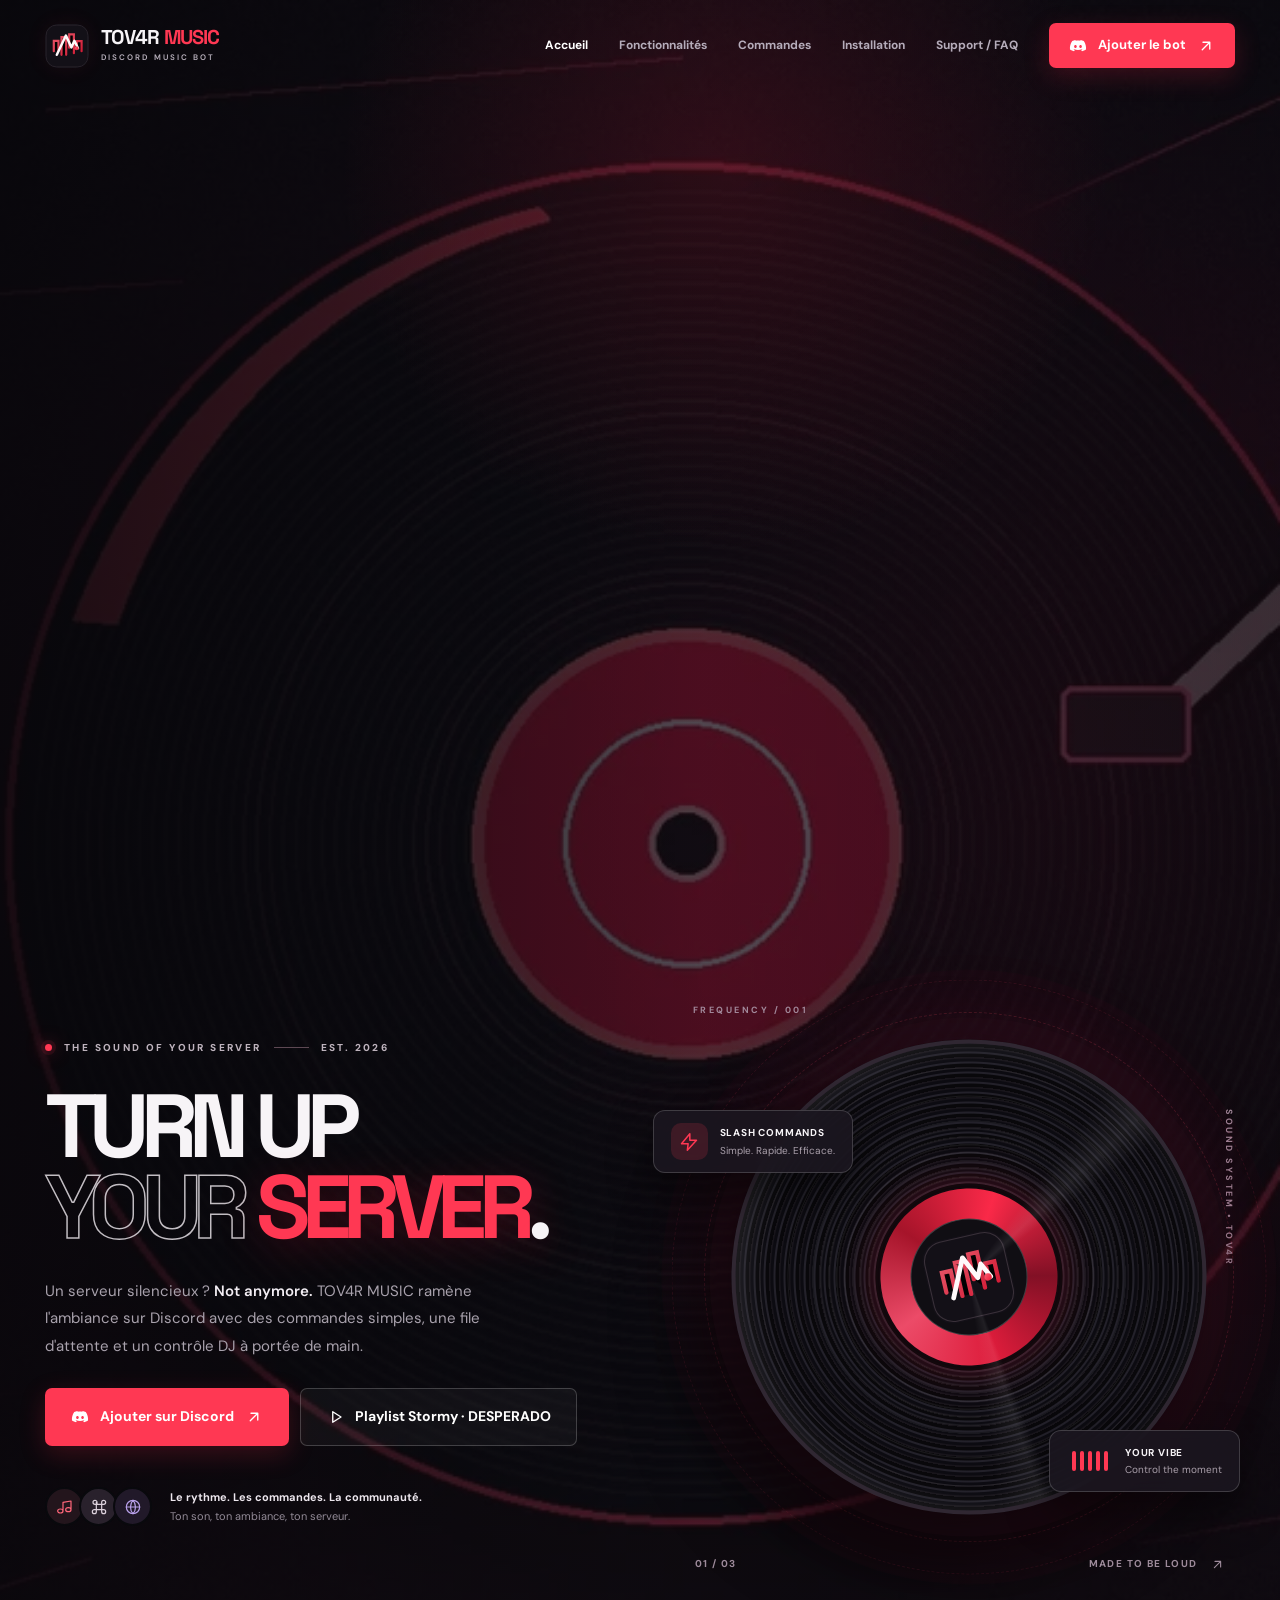
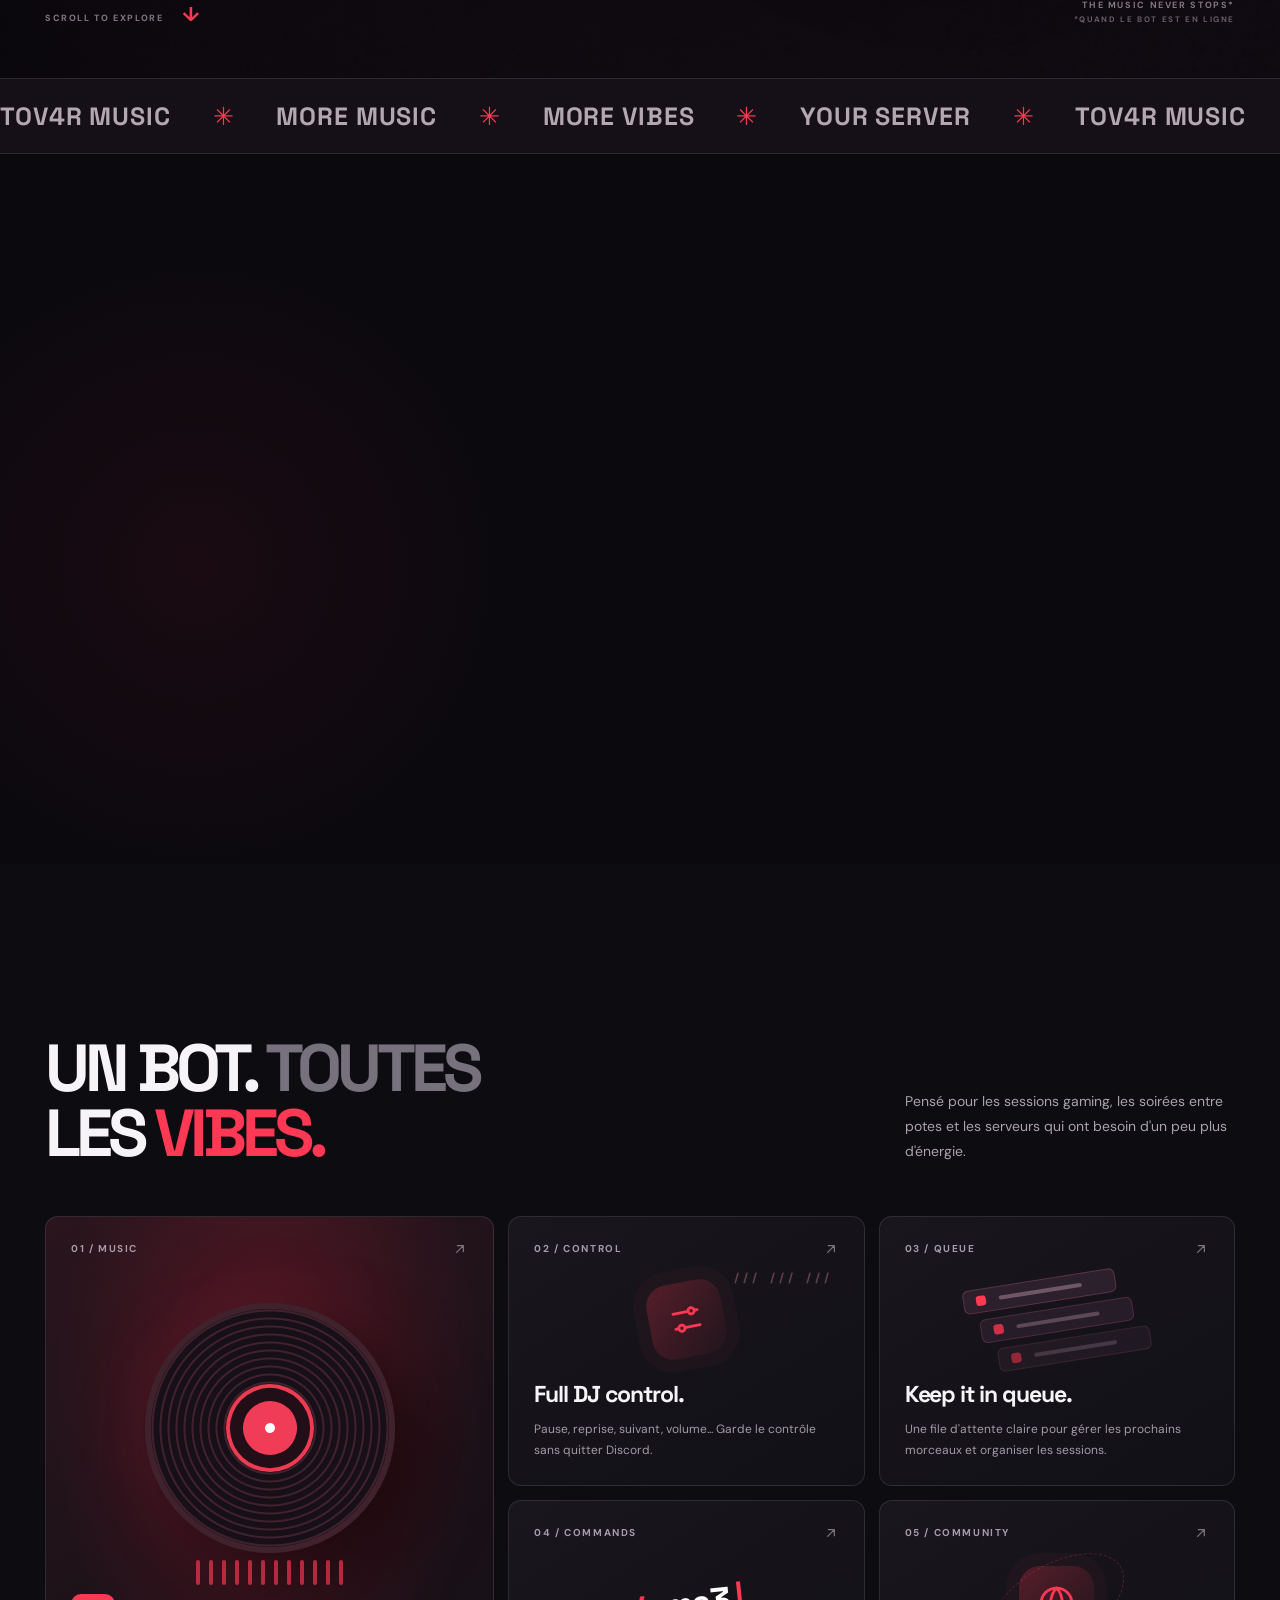
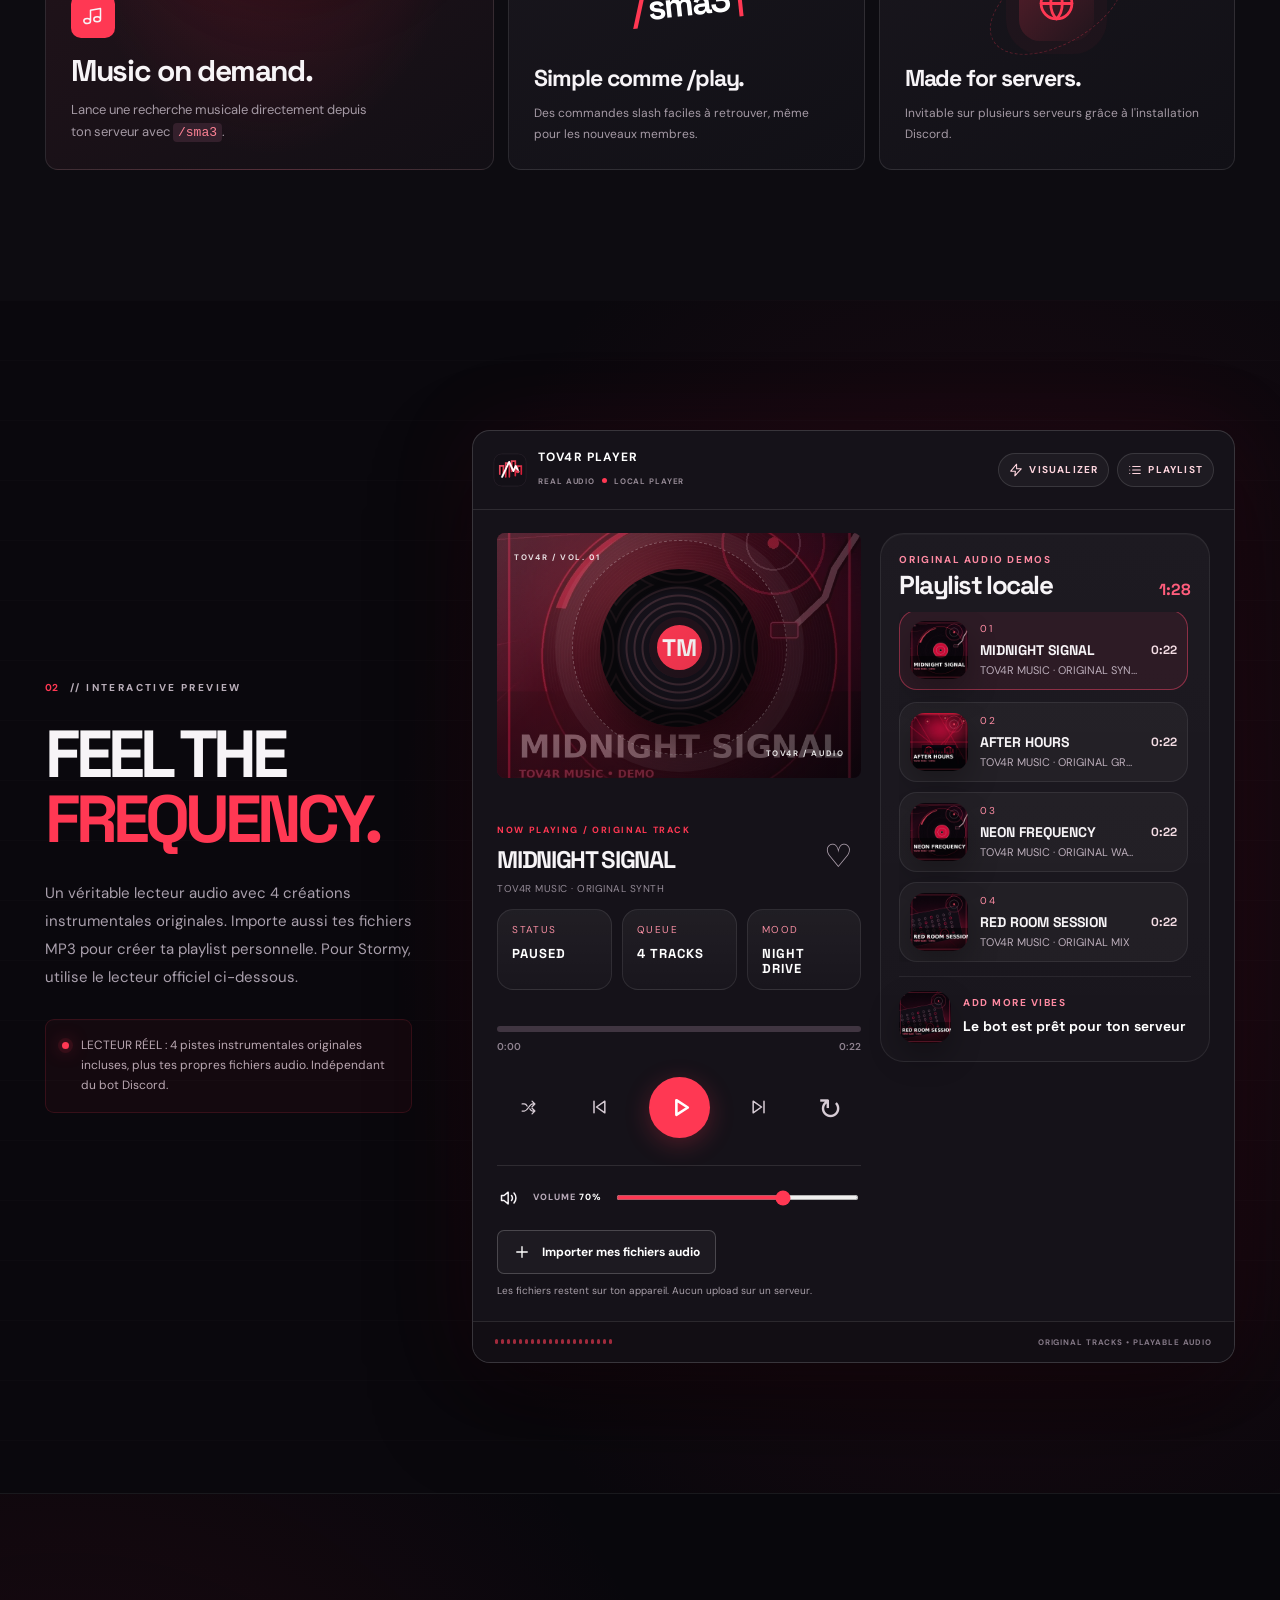
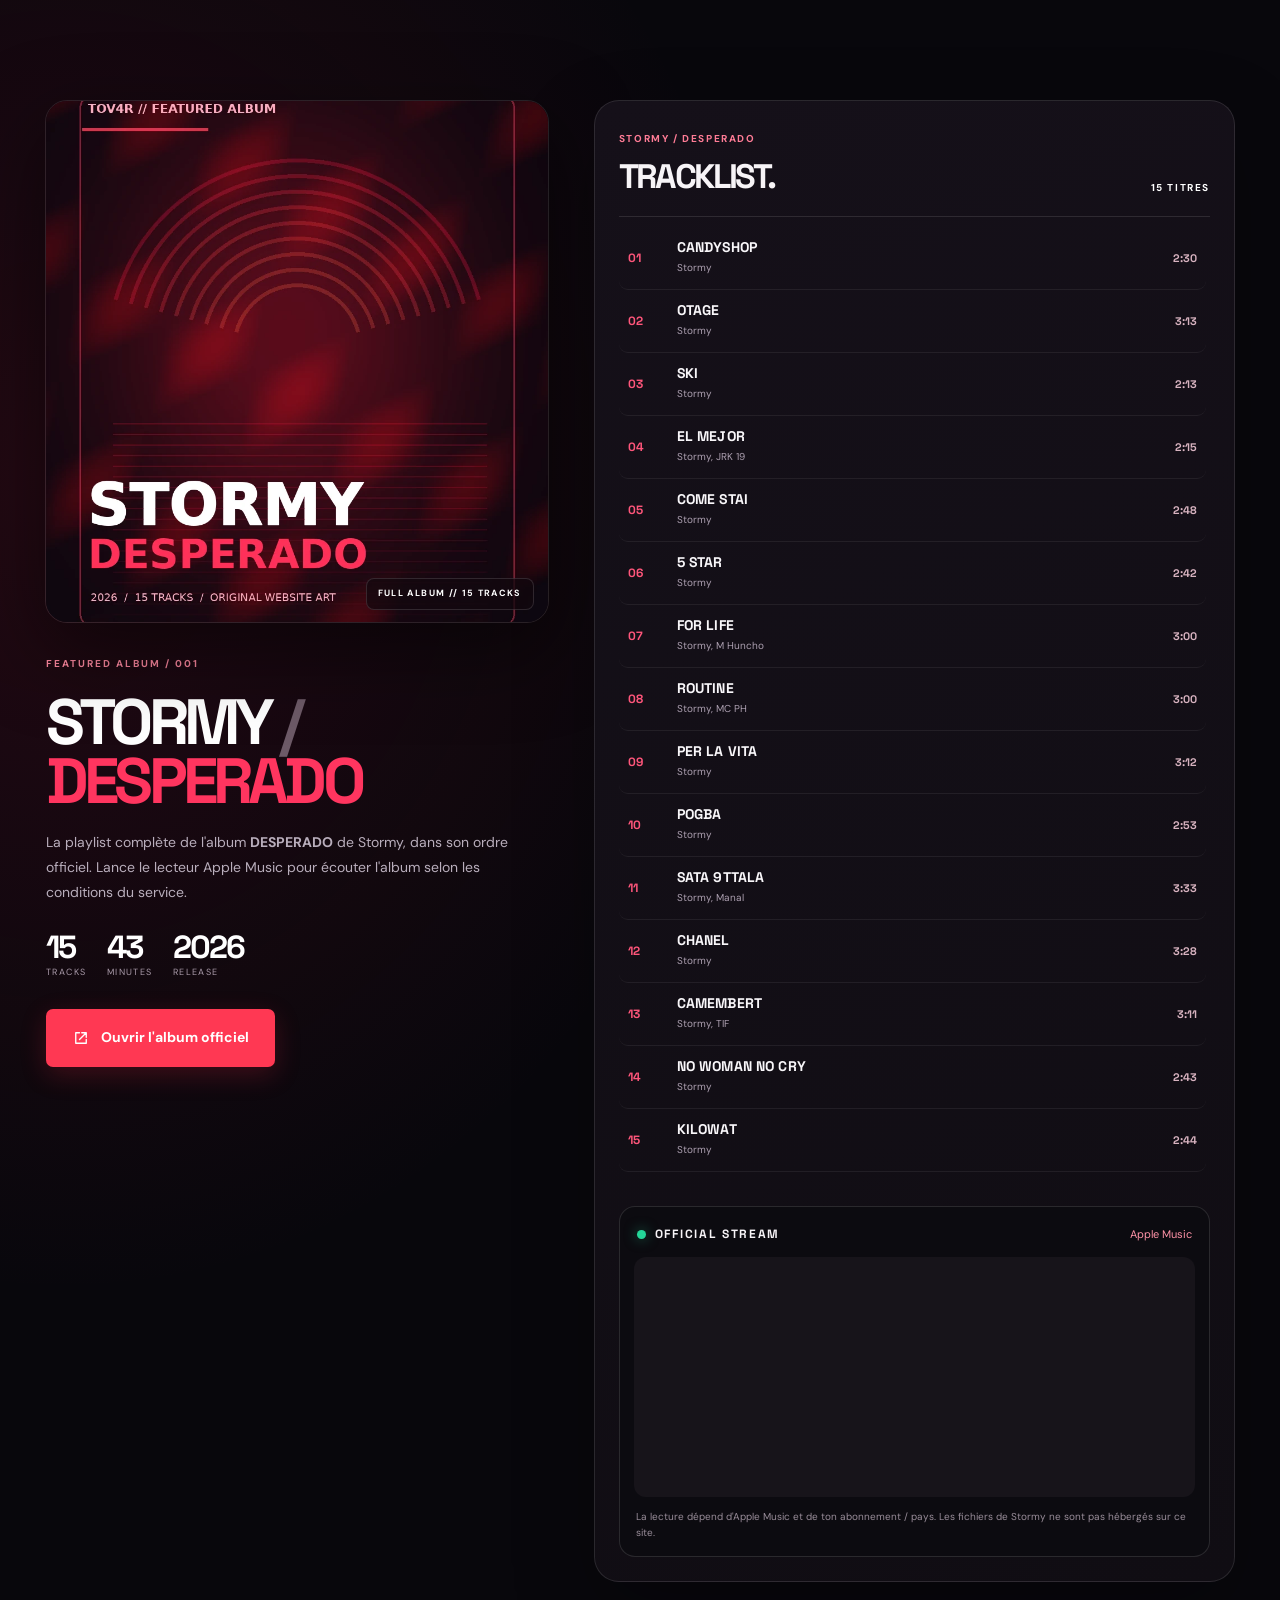
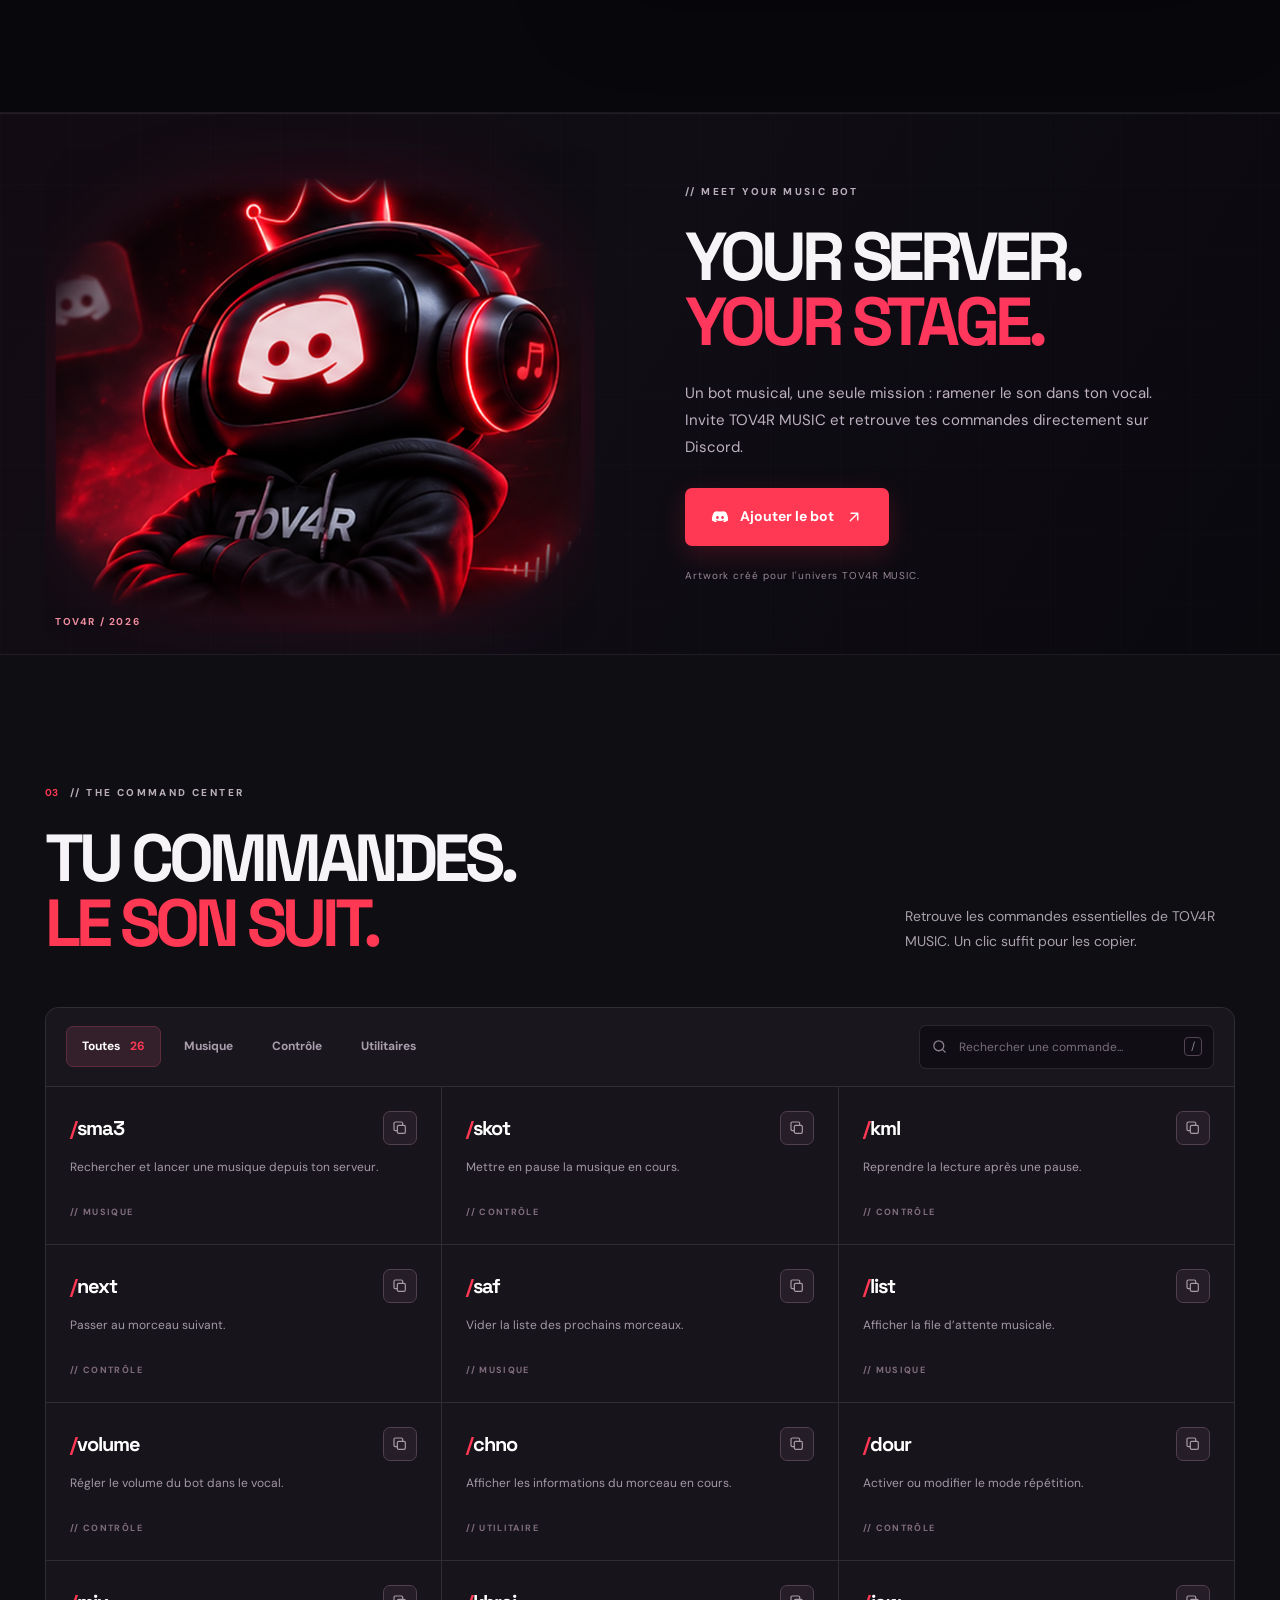
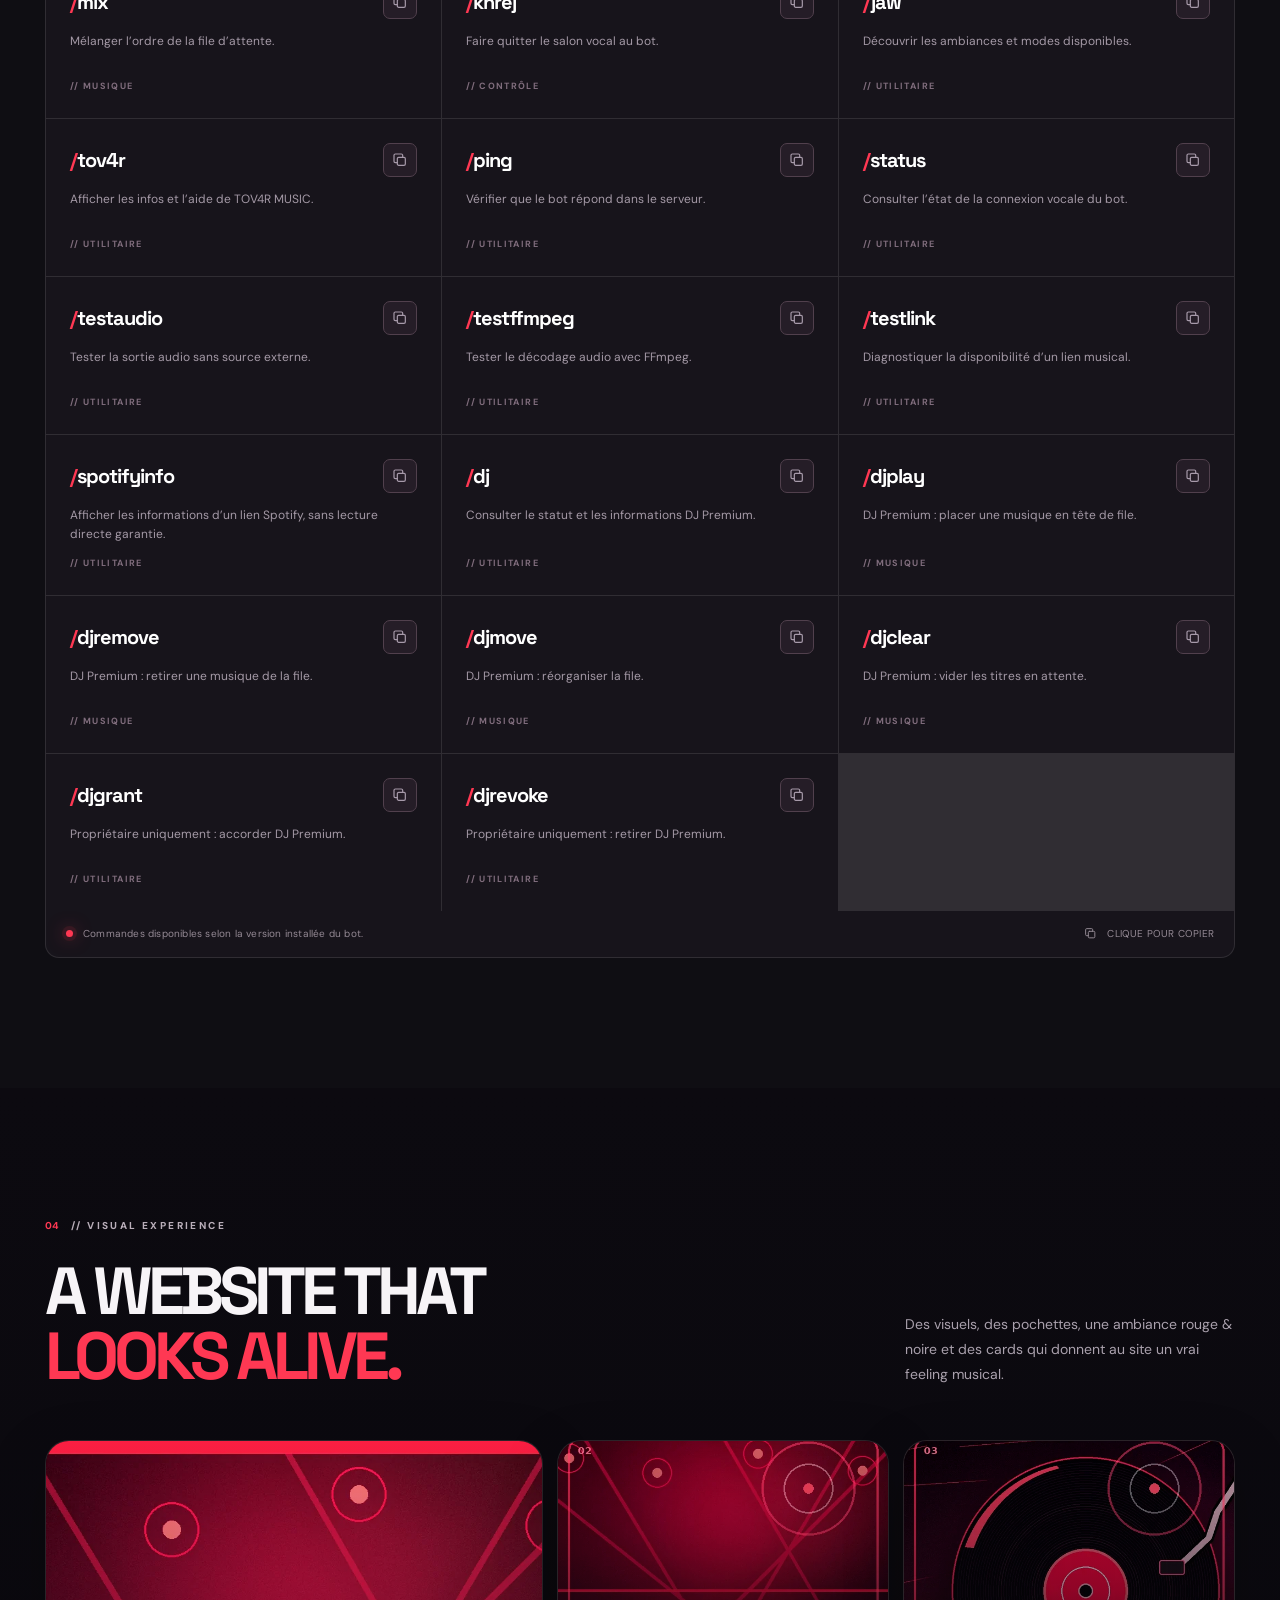
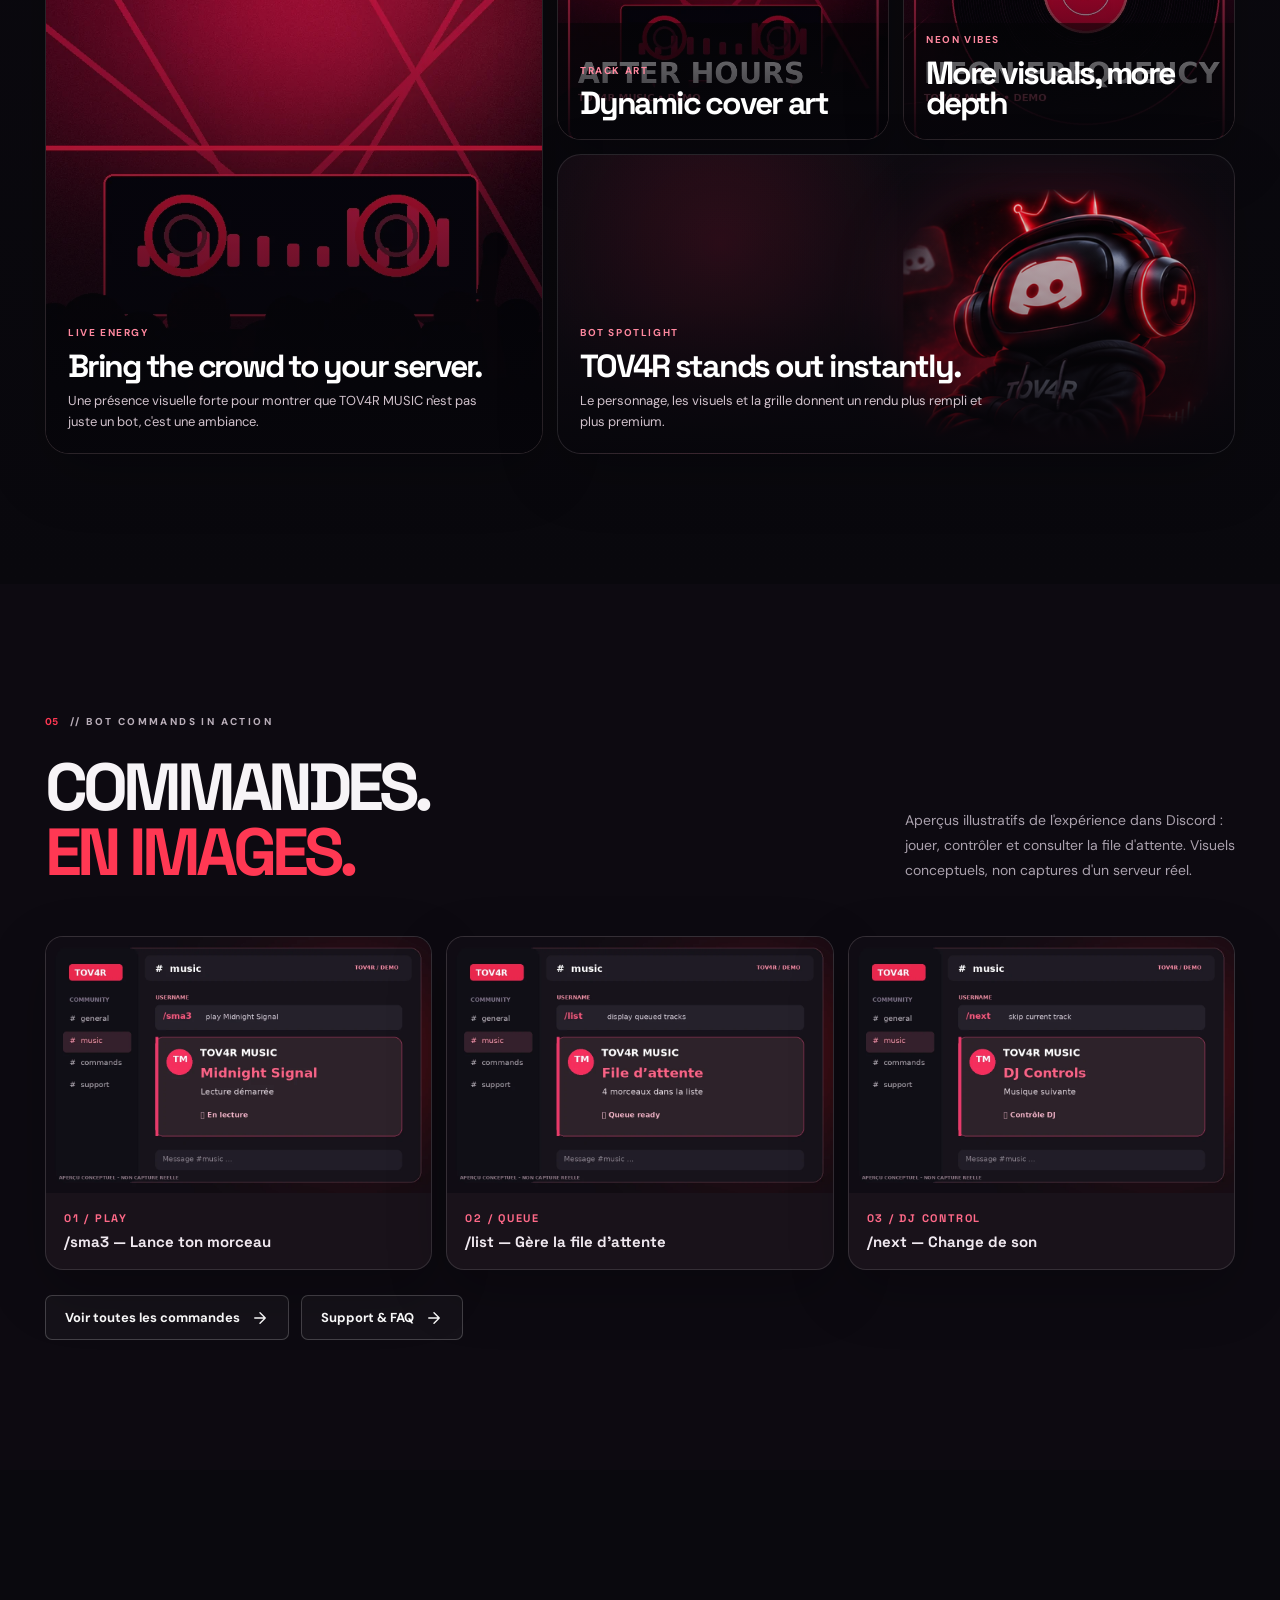
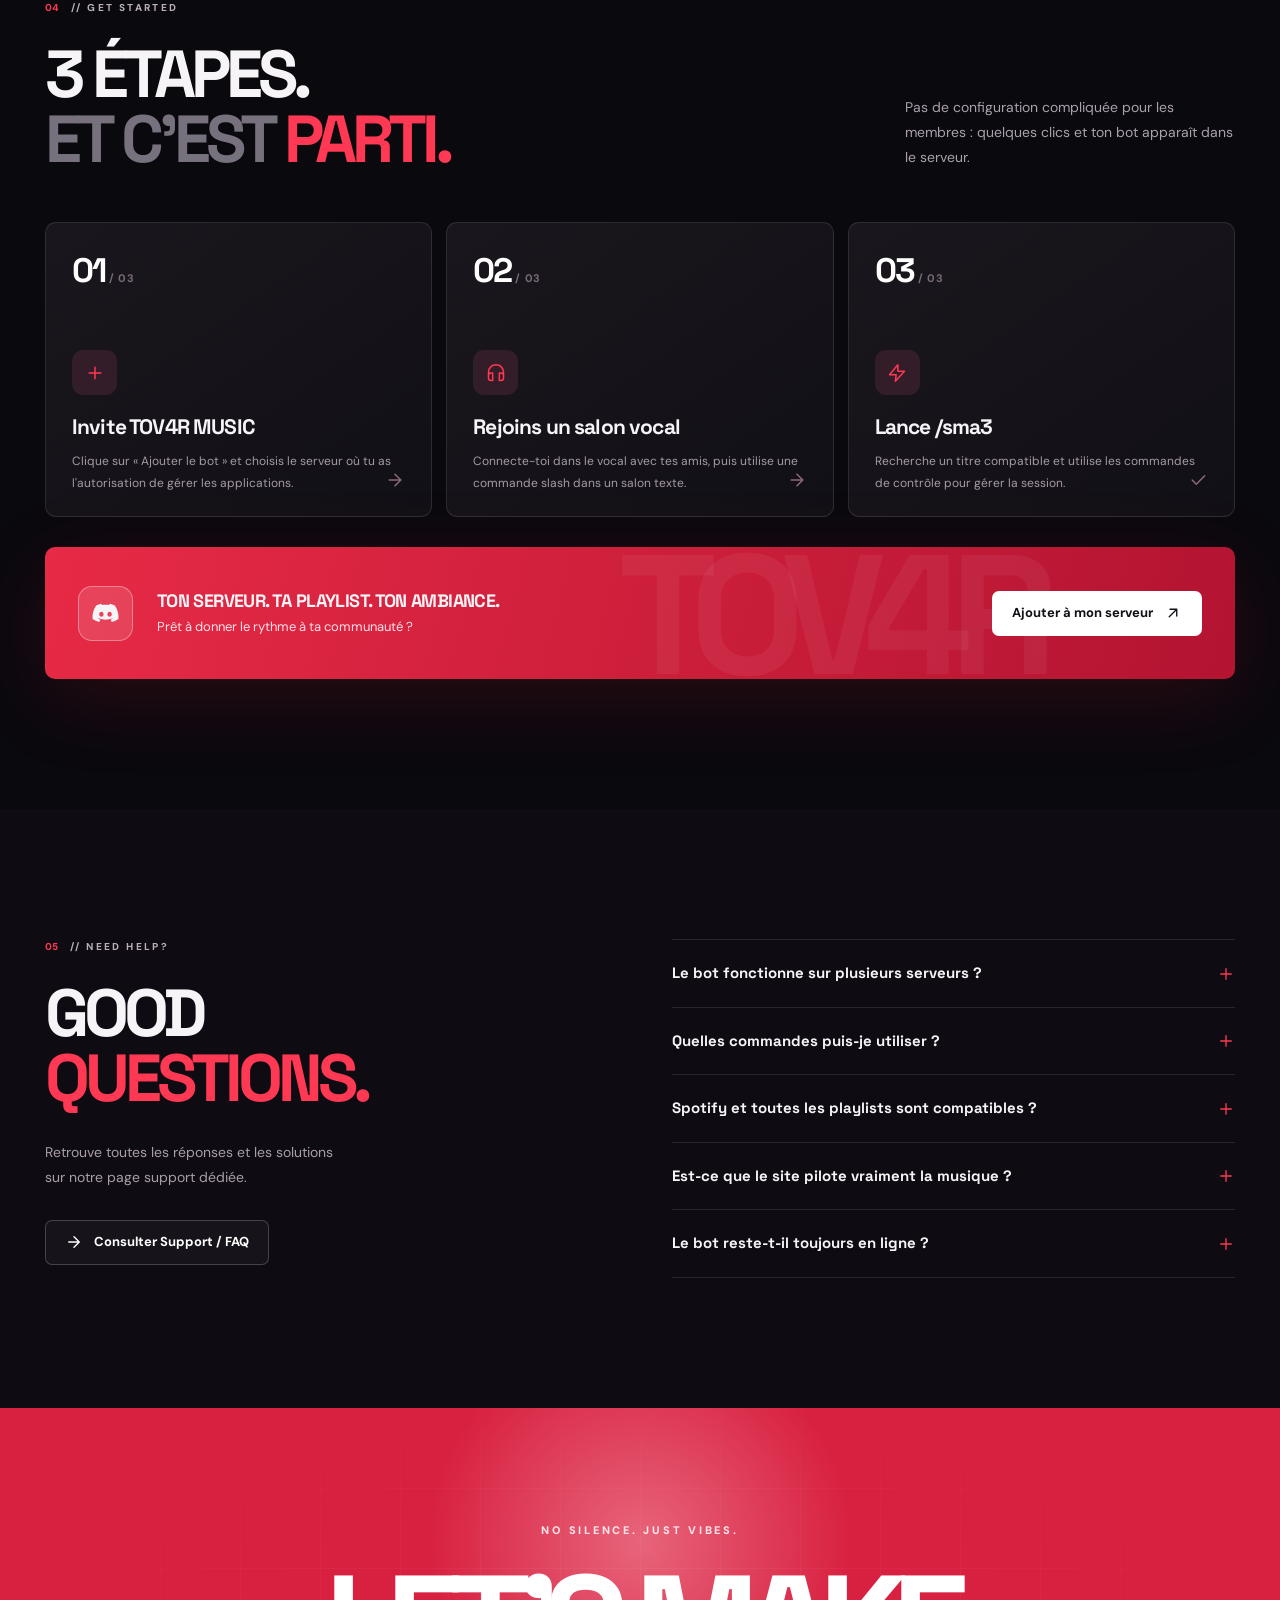
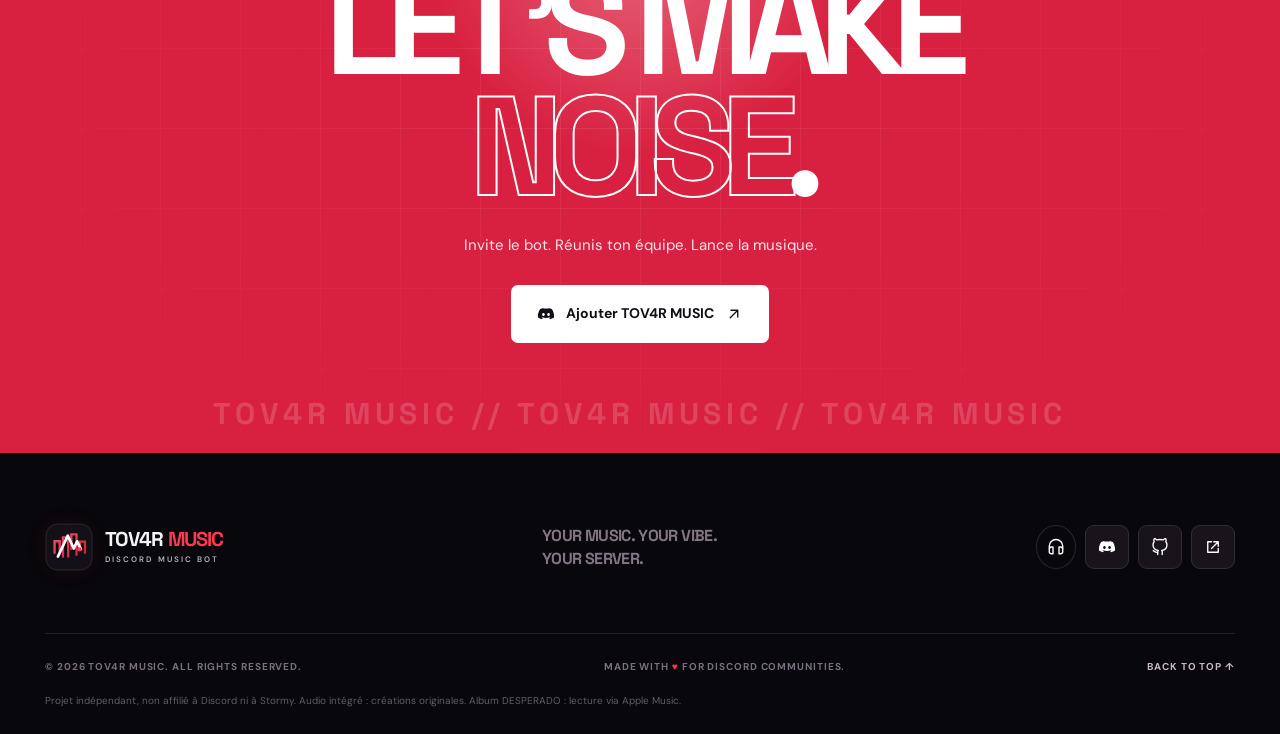
<file: index.html>
<!DOCTYPE html>

<html lang="fr">
<head>
<meta charset="utf-8"/>
<meta content="width=device-width, initial-scale=1.0" name="viewport"/>
<meta content="#09080d" name="theme-color"/>
<meta content="TOV4R MUSIC — le bot musical Discord à l'énergie rouge &amp; noir. Commandes slash, file d'attente, contrôles DJ et ambiance pour ton serveur." name="description"/>
<meta content="website" property="og:type"/>
<meta content="https://itztov4r.github.io/Tov4r-bot-/" property="og:url"/>
<meta content="summary_large_image" name="twitter:card"/>
<meta content="TOV4R MUSIC — Turn up your server" property="og:title"/>
<meta content="Donne le rythme à ton serveur Discord. Découvre TOV4R MUSIC." property="og:description"/>
<meta content="assets/og-preview.svg" property="og:image"/>
<link href="assets/favicon.svg" rel="icon" type="image/svg+xml"/>
<link href="https://fonts.googleapis.com" rel="preconnect"/>
<link crossorigin="" href="https://fonts.gstatic.com" rel="preconnect"/>
<link href="https://fonts.googleapis.com/css2?family=DM+Sans:wght@400;500;600;700&amp;family=Space+Grotesk:wght@400;500;600;700&amp;display=swap" rel="stylesheet"/>
<link href="assets/style.css" rel="stylesheet"/>
<link rel="stylesheet" href="assets/mobile-polish.css" />
<title>TOV4R MUSIC — Turn up your server</title>
<script defer="" src="assets/config.js"></script>
<script defer="" src="assets/app.js"></script>
</head>
<body>
<a class="skip-link" href="#main">Aller au contenu</a>
<svg aria-hidden="true" class="icon-library" xmlns="http://www.w3.org/2000/svg">
<symbol id="i-arrow" viewbox="0 0 24 24"><path d="M5 12h14m-7-7 7 7-7 7"></path></symbol>
<symbol id="i-arrow-up" viewbox="0 0 24 24"><path d="M7 17 17 7M8 7h9v9"></path></symbol>
<symbol id="i-play" viewbox="0 0 24 24"><path d="m9 5 11 7-11 7V5Z" stroke-linejoin="round"></path></symbol>
<symbol id="i-pause" viewbox="0 0 24 24"><path d="M8 5v14M16 5v14"></path></symbol>
<symbol id="i-next" viewbox="0 0 24 24"><path d="m5 5 10 7-10 7V5Zm13 0v14" stroke-linejoin="round"></path></symbol>
<symbol id="i-prev" viewbox="0 0 24 24"><path d="M19 5 9 12l10 7V5ZM6 5v14" stroke-linejoin="round"></path></symbol>
<symbol id="i-plus" viewbox="0 0 24 24"><path d="M12 5v14M5 12h14"></path></symbol>
<symbol id="i-check" viewbox="0 0 24 24"><path d="m5 12 5 5L20 7"></path></symbol>
<symbol id="i-copy" viewbox="0 0 24 24"><rect height="12" rx="2" width="12" x="8" y="8"></rect><path d="M16 8V5a2 2 0 0 0-2-2H5a2 2 0 0 0-2 2v9a2 2 0 0 0 2 2h3"></path></symbol>
<symbol id="i-search" viewbox="0 0 24 24"><circle cx="11" cy="11" r="7"></circle><path d="m20 20-4-4"></path></symbol>
<symbol id="i-headphones" viewbox="0 0 24 24"><path d="M3 14v-3a9 9 0 0 1 18 0v3M3 14v4a3 3 0 0 0 3 3h2v-9H6a3 3 0 0 0-3 3Zm18 0v4a3 3 0 0 1-3 3h-2v-9h2a3 3 0 0 1 3 3Z"></path></symbol>
<symbol id="i-music" viewbox="0 0 24 24"><path d="M9 18V5l12-2v13M9 18c0 1.7-1.8 3-4 3s-4-1.3-4-3 1.8-3 4-3 4 1.3 4 3Zm12-2c0 1.7-1.8 3-4 3s-4-1.3-4-3 1.8-3 4-3 4 1.3 4 3Z"></path></symbol>
<symbol id="i-list" viewbox="0 0 24 24"><path d="M8 6h13M8 12h13M8 18h13M3 6h.01M3 12h.01M3 18h.01"></path></symbol>
<symbol id="i-sliders" viewbox="0 0 24 24"><path d="M4 7h10m4 0h2M4 17h2m4 0h10"></path><circle cx="16" cy="7" r="2"></circle><circle cx="8" cy="17" r="2"></circle></symbol>
<symbol id="i-zap" viewbox="0 0 24 24"><path d="m13 2-10 12h8l-1 8 11-12h-8V2Z" stroke-linejoin="round"></path></symbol>
<symbol id="i-shuffle" viewbox="0 0 24 24"><path d="m17 3 4 4-4 4M3 17h3c5 0 7-10 12-10h3M17 13l4 4-4 4M3 7h3c2 0 3 1 4 3m4 4c1 2 2 3 4 3h3"></path></symbol>
<symbol id="i-globe" viewbox="0 0 24 24"><circle cx="12" cy="12" r="10"></circle><path d="M2 12h20M12 2c5 5 5 15 0 20M12 2c-5 5-5 15 0 20"></path></symbol>
<symbol id="i-shield" viewbox="0 0 24 24"><path d="M12 22s8-4 8-11V5l-8-3-8 3v6c0 7 8 11 8 11Z"></path><path d="m9 12 2 2 4-4"></path></symbol>
<symbol id="i-discord" viewbox="0 0 24 24"><path d="M19.7 5.3A18 18 0 0 0 15.5 4l-.5 1c-2-.3-4-.3-6 0l-.5-1a18 18 0 0 0-4.2 1.3C1.8 9 1 12.8 1.3 16.5A18.8 18.8 0 0 0 6.7 19l1.1-1.8-1.7-.9.4-.3c3.5 1.6 7.5 1.6 11 0l.4.3-1.7.9 1.1 1.8a18.8 18.8 0 0 0 5.4-2.5C23 12.8 22.2 9 19.7 5.3ZM8.6 14.6c-1 0-1.8-.9-1.8-2s.8-2 1.8-2 1.8.9 1.8 2-.8 2-1.8 2Zm6.8 0c-1 0-1.8-.9-1.8-2s.8-2 1.8-2 1.8.9 1.8 2-.8 2-1.8 2Z" fill="currentColor" stroke="none"></path></symbol>
<symbol id="i-github" viewbox="0 0 24 24"><path d="M9 19c-4 1-4-2-6-2m12 5v-3.2a2.7 2.7 0 0 0-.7-2.2c3.4-.4 7-1.6 7-7.5A5.8 5.8 0 0 0 19.8 5a5.3 5.3 0 0 0-.1-4S18.5.6 16 2.6a14 14 0 0 0-8 0C5.5.6 4.3 1 4.3 1a5.3 5.3 0 0 0-.1 4A5.8 5.8 0 0 0 2.7 9c0 5.9 3.6 7.1 7 7.5a2.7 2.7 0 0 0-.7 2.2V22"></path></symbol>
<symbol id="i-volume-off" viewBox="0 0 24 24"><path d="M11 5 6 9H3v6h3l5 4V5ZM17 9l5 6m0-6-5 6" /></symbol>
<symbol id="i-volume" viewbox="0 0 24 24"><path d="M11 5 6 9H3v6h3l5 4V5ZM15 9a5 5 0 0 1 0 6m3-9a9 9 0 0 1 0 12"></path></symbol>
<symbol id="i-chevron" viewbox="0 0 24 24"><path d="m6 9 6 6 6-6"></path></symbol>
<symbol id="i-external" viewbox="0 0 24 24"><path d="M13 5h6v6m0-6-9 9M19 14v5H5V5h5"></path></symbol>
<symbol id="i-menu" viewbox="0 0 24 24"><path d="M4 7h16M4 12h16M4 17h16"></path></symbol>
<symbol id="i-close" viewbox="0 0 24 24"><path d="M5 5 19 19M19 5 5 19"></path></symbol>
<symbol id="i-command" viewbox="0 0 24 24"><path d="M9 7V5a3 3 0 1 0-3 3h13a3 3 0 1 0-3-3v14a3 3 0 1 0 3-3H5a3 3 0 1 0 3 3V5"></path></symbol>
</svg>
<div aria-hidden="true" class="intro" id="intro"><div class="intro-content"><div class="intro-overline">INITIALIZING TOV4R MUSIC</div><span class="intro-badge">TM<span class="intro-star">✦</span></span><span class="intro-name">TOV4R <strong>MUSIC</strong></span><span class="intro-bars"><i></i><i></i><i></i><i></i><i></i><i></i><i></i></span><small>ENTER THE FREQUENCY</small><div class="intro-loader"><span></span></div><span class="intro-counter">/// LET THE MUSIC BEGIN</span></div><span class="intro-scanline"></span><span class="intro-orb intro-orb-one"></span><span class="intro-orb intro-orb-two"></span><span class="intro-light-beam"></span></div>
<div aria-hidden="true" class="ambient ambient-one"></div><div aria-hidden="true" class="ambient ambient-two"></div>
<div aria-hidden="true" class="cursor-glow" id="cursorGlow"></div>
<header class="site-header" id="header">
<div class="container nav-container">
<a aria-label="TOV4R MUSIC — accueil" class="brand" href="#top"><img alt="" height="44" src="assets/logo.svg" width="44"/><span>TOV4R<span class="brand-accent">MUSIC</span><small>DISCORD MUSIC BOT</small></span></a>
<nav aria-label="Navigation principale" class="main-nav" id="mainNav">
<a class="nav-link is-current" href="#top">Accueil</a><a class="nav-link" href="#features">Fonctionnalités</a><a class="nav-link" href="#commands">Commandes</a><a class="nav-link" href="#how">Installation</a><a class="nav-link" href="support.html">Support / FAQ</a>
<button class="btn btn-primary nav-cta" data-action="invite" type="button"><svg class="ico"><use href="#i-discord"></use></svg> Ajouter le bot <svg class="ico ico-sm"><use href="#i-arrow-up"></use></svg></button>
</nav>
<button aria-controls="mainNav" aria-expanded="false" aria-label="Ouvrir le menu" class="menu-toggle" id="menuToggle" type="button"><svg class="ico menu-icon"><use href="#i-menu"></use></svg><svg class="ico close-icon"><use href="#i-close"></use></svg></button>
</div>
</header>
<main id="main">
<section class="hero" id="top"><video aria-hidden="true" autoplay="" class="hero-background-video" loop="" muted="" playsinline="" poster="assets/album-cover.webp" preload="metadata"><source src="assets/hero-ambient.mp4" type="video/mp4"/></video>
<div aria-hidden="true" class="hero-grid"></div><div aria-hidden="true" class="hero-shine"></div>
<div class="container hero-layout">
<div class="hero-copy">
<div class="eyebrow reveal"><span class="signal-dot"></span> THE SOUND OF YOUR SERVER <span class="eyebrow-line"></span> EST. 2026</div>
<h1 class="hero-title reveal" style="--delay: .1s">TURN UP<br/><span class="outline">YOUR</span> <span class="text-glow">SERVER<span class="title-period">.</span></span></h1>
<p class="hero-description reveal" style="--delay: .18s">Un serveur silencieux ? <strong>Not anymore.</strong> TOV4R MUSIC ramène l'ambiance sur Discord avec des commandes simples, une file d'attente et un contrôle DJ à portée de main.</p>
<div class="hero-actions reveal" style="--delay: .28s"><button class="btn btn-primary btn-large" data-action="invite" type="button"><svg class="ico"><use href="#i-discord"></use></svg> Ajouter sur Discord <svg class="ico"><use href="#i-arrow-up"></use></svg></button><a class="btn btn-outline btn-large" href="#desperado"><svg class="ico"><use href="#i-play"></use></svg> Playlist Stormy · DESPERADO</a></div>
<div class="hero-proof reveal" style="--delay: .35s"><div class="proof-icons"><span><svg class="ico"><use href="#i-music"></use></svg></span><span><svg class="ico"><use href="#i-command"></use></svg></span><span><svg class="ico"><use href="#i-globe"></use></svg></span></div><p><strong>Le rythme. Les commandes. La communauté.</strong><br/>Ton son, ton ambiance, ton serveur.</p></div>
</div>
<div class="hero-art reveal" id="heroArt" style="--delay: .16s">
<span class="orbit-label orbit-label-top">FREQUENCY / 001</span><span class="orbit-label orbit-label-side">SOUND SYSTEM • TOV4R</span>
<div class="hero-art-halo"></div><div class="record-decor record-decor-one"></div><div class="record-decor record-decor-two"></div>
<div class="record" id="heroRecord"><div class="record-grooves"></div><div class="record-inner"><div class="record-center"><img alt="" src="assets/logo.svg"/></div></div><span class="record-gleam"></span></div>
<div class="floating-pill floating-pill-top"><span class="pill-icon"><svg class="ico"><use href="#i-zap"></use></svg></span><span><b>SLASH COMMANDS</b><small>Simple. Rapide. Efficace.</small></span></div>
<div class="floating-pill floating-pill-bottom"><span class="eq-mini"><i></i><i></i><i></i><i></i><i></i></span><span><b>YOUR VIBE</b><small>Control the moment</small></span></div>
<div class="hero-art-caption"><span>01 / 03</span><span>MADE TO BE LOUD <svg class="ico ico-sm"><use href="#i-arrow-up"></use></svg></span></div>
</div>
</div>
<div class="hero-bottom container"><span>SCROLL TO EXPLORE <span class="scroll-arrow">↓</span></span><span>THE MUSIC NEVER STOPS* <small>*QUAND LE BOT EST EN LIGNE</small></span></div>
</section>
<div aria-label="Music • community • TOV4R" class="marquee"><div aria-hidden="true" class="marquee-track"><span>TOV4R MUSIC <b>✳</b> MORE MUSIC <b>✳</b> MORE VIBES <b>✳</b> YOUR SERVER <b>✳</b> TOV4R MUSIC <b>✳</b> MORE MUSIC <b>✳</b> MORE VIBES <b>✳</b> YOUR SERVER <b>✳</b> </span><span>TOV4R MUSIC <b>✳</b> MORE MUSIC <b>✳</b> MORE VIBES <b>✳</b> YOUR SERVER <b>✳</b> TOV4R MUSIC <b>✳</b> MORE MUSIC <b>✳</b> MORE VIBES <b>✳</b> YOUR SERVER <b>✳</b> </span></div></div>
<section aria-labelledby="vibeTitle" class="section vibe-section" id="vibes">
<div class="container">
<div class="vibe-heading reveal"><div><p class="section-kicker"><span class="num">01</span> // THE MUSIC UNIVERSE</p><h2 class="section-title" id="vibeTitle">BUILT FOR <span class="accent">THE VIBE.</span></h2></div><p>La musique, c'est plus qu'une commande. Découvre l'univers sonore de TOV4R MUSIC.</p></div>
<div class="vibe-gallery">
<figure class="vibe-tile vibe-tile-one reveal"><img alt="Illustration d'un concert aux lumières rouges, avec une foule devant la scène" decoding="async" height="900" loading="lazy" src="assets/vibe-live.webp" width="1240"/><figcaption><span>001 / LIVE ENERGY</span><strong>MAKE SOME <em>NOISE.</em></strong><small>Fais vibrer ton serveur.</small></figcaption></figure>
<figure class="vibe-tile vibe-tile-two reveal" style="--delay:.08s"><img alt="Illustration d'un disque vinyle noir et rouge sur une platine" decoding="async" height="900" loading="lazy" src="assets/vibe-vinyl.webp" width="1240"/><figcaption><span>002 / DEEP SOUND</span><strong>FEEL EVERY <em>BEAT.</em></strong></figcaption></figure>
<figure class="vibe-tile vibe-tile-three reveal" style="--delay:.16s"><img alt="Illustration d'une table de mixage DJ illuminée en rouge" decoding="async" height="900" loading="lazy" src="assets/vibe-mixer.webp" width="1240"/><figcaption><span>003 / YOUR CONTROL</span><strong>YOU SET <em>THE VIBE.</em></strong></figcaption></figure>
</div>
</div>
</section>
<section class="section features-section" id="features">
<div class="container"><div class="section-header"><div><p class="section-kicker reveal"><span class="num">01</span> // THE EXPERIENCE</p><h2 class="section-title reveal">UN BOT. <span class="muted">TOUTES</span><br/>LES <span class="accent">VIBES.</span></h2></div><p class="section-aside reveal">Pensé pour les sessions gaming, les soirées entre potes et les serveurs qui ont besoin d'un peu plus d'énergie.</p></div>
<div class="features-grid">
<article class="feature-card feature-featured reveal"><div class="feature-top"><span class="feature-index">01 / MUSIC</span><svg class="ico feature-arrow"><use href="#i-arrow-up"></use></svg></div><div class="feature-graphic"><div class="feature-vinyl"><div class="feature-vinyl-center"></div></div><div class="feature-sound-lines"><i></i><i></i><i></i><i></i><i></i><i></i><i></i><i></i><i></i><i></i><i></i><i></i></div></div><div class="feature-info"><span class="feature-icon"><svg class="ico"><use href="#i-music"></use></svg></span><h3>Music on demand.</h3><p>Lance une recherche musicale directement depuis ton serveur avec <code>/sma3</code>.</p></div></article>
<article class="feature-card reveal" style="--delay:.08s"><div class="feature-top"><span class="feature-index">02 / CONTROL</span><svg class="ico feature-arrow"><use href="#i-arrow-up"></use></svg></div><div class="feature-simple-art"><div class="big-icon"><svg class="ico"><use href="#i-sliders"></use></svg></div><span class="simple-lines">/// /// ///</span></div><div class="feature-info"><h3>Full DJ control.</h3><p>Pause, reprise, suivant, volume... Garde le contrôle sans quitter Discord.</p></div></article>
<article class="feature-card reveal" style="--delay:.14s"><div class="feature-top"><span class="feature-index">03 / QUEUE</span><svg class="ico feature-arrow"><use href="#i-arrow-up"></use></svg></div><div class="feature-simple-art"><div class="stack-art"><span><i></i><i></i></span><span><i></i><i></i></span><span><i></i><i></i></span></div></div><div class="feature-info"><h3>Keep it in queue.</h3><p>Une file d'attente claire pour gérer les prochains morceaux et organiser les sessions.</p></div></article>
<article class="feature-card reveal" style="--delay:.08s"><div class="feature-top"><span class="feature-index">04 / COMMANDS</span><svg class="ico feature-arrow"><use href="#i-arrow-up"></use></svg></div><div class="feature-simple-art"><div class="command-art"><span class="command-art-prompt">/</span><span class="command-art-text">sma3</span><span class="command-art-caret"></span></div></div><div class="feature-info"><h3>Simple comme /play.</h3><p>Des commandes slash faciles à retrouver, même pour les nouveaux membres.</p></div></article>
<article class="feature-card reveal" style="--delay:.14s"><div class="feature-top"><span class="feature-index">05 / COMMUNITY</span><svg class="ico feature-arrow"><use href="#i-arrow-up"></use></svg></div><div class="feature-simple-art"><div class="big-icon community-icon"><svg class="ico"><use href="#i-globe"></use></svg></div><div class="feature-orbit"></div></div><div class="feature-info"><h3>Made for servers.</h3><p>Invitable sur plusieurs serveurs grâce à l'installation Discord.</p></div></article>
</div>
</div>
</section>
<section class="section demo-section" id="demo"><div aria-hidden="true" class="demo-noise"></div><div class="container demo-layout">
<div class="demo-intro"><p class="section-kicker reveal"><span class="num">02</span> // INTERACTIVE PREVIEW</p><h2 class="section-title reveal">FEEL THE<br/><span class="accent">FREQUENCY.</span></h2><p class="reveal">Un véritable lecteur audio avec 4 créations instrumentales originales. Importe aussi tes fichiers MP3 pour créer ta playlist personnelle. Pour Stormy, utilise le lecteur officiel ci-dessous.</p><div class="demo-disclaimer reveal"><span class="signal-dot"></span><span>LECTEUR RÉEL : 4 pistes instrumentales originales incluses, plus tes propres fichiers audio. Indépendant du bot Discord.</span></div><div class="demo-quote reveal"><span>“</span> YOUR MUSIC.<br/>YOUR VIBE.<br/><strong>YOUR SERVER.</strong></div></div>
<div class="player-shell reveal">
<div class="player-head">
<div class="player-head-left"><img alt="" height="34" src="assets/logo.svg" width="34"/>
<div><strong>TOV4R PLAYER</strong><small>REAL AUDIO <span class="demo-dot"></span> LOCAL PLAYER</small></div>
</div>
<div class="player-top-chips"><span class="player-chip"><svg class="ico"><use href="#i-zap"></use></svg> Visualizer</span><span class="player-chip"><svg class="ico"><use href="#i-list"></use></svg> Playlist</span></div>
</div>
<div class="player-body player-body-rich"><audio id="nativeAudio" preload="metadata"></audio>
<div class="player-main">
<div class="album-art" id="albumArt"><img alt="Pochette du morceau en cours" class="album-art-photo" decoding="async" id="albumPhoto" loading="lazy" src="assets/track-midnight.webp"/><div class="album-outer"><div class="album-disk"><span class="album-label">TM</span></div></div><div class="album-glare"></div><span class="album-corner" id="trackBadge">VOL. 01 — DEMO</span><span class="album-sign">TOV4R / AUDIO</span></div>
<div class="track-line"><div class="track-info"><span>NOW PLAYING / ORIGINAL TRACK</span><h3 id="trackTitle">MIDNIGHT SIGNAL</h3><p id="trackArtist">TOV4R DEMO — ORIGINAL PLACEHOLDER</p></div><button aria-label="Ajouter aux favoris de la démo" aria-pressed="false" class="track-favorite" id="favoriteBtn" type="button">♡</button></div>
<div class="player-stats"><div class="player-stat"><span>STATUS</span><strong id="playerStatus" role="status" aria-live="polite">PAUSED</strong></div><div class="player-stat"><span>QUEUE</span><strong id="queueCount">4 TRACKS</strong></div><div class="player-stat"><span>MOOD</span><strong id="playerMood">NIGHT DRIVE</strong></div></div>
<div class="progress-box"><div aria-label="Position du morceau de démonstration" aria-valuemax="100" aria-valuemin="0" aria-valuenow="0" class="progress-rail" id="progressRail" role="slider" tabindex="0"><div class="progress-fill" id="progressFill"></div></div><div class="progress-times"><span id="elapsed">0:00</span><span id="duration">3:24</span></div></div>
<div class="player-controls"><button aria-label="Activer la lecture aléatoire (démo)" aria-pressed="false" class="control-secondary" id="shuffleBtn" type="button"><svg class="ico"><use href="#i-shuffle"></use></svg></button><button aria-label="Morceau précédent (démo)" class="control-normal" id="prevBtn" type="button"><svg class="ico"><use href="#i-prev"></use></svg></button><button aria-label="Lire la démo" aria-pressed="false" class="control-play" id="playBtn" type="button"><svg class="ico" id="playIcon"><use href="#i-play"></use></svg></button><button aria-label="Morceau suivant (démo)" class="control-normal" id="nextBtn" type="button"><svg class="ico"><use href="#i-next"></use></svg></button><button aria-label="Activer la répétition (démo)" aria-pressed="false" class="control-secondary" id="repeatBtn" type="button">↻</button></div>
<div class="player-volume"><button type="button" id="muteBtn" class="mute-btn" aria-label="Couper le son" aria-pressed="false"><svg class="ico"><use href="#i-volume"></use></svg></button><label for="volumeInput">VOLUME <span id="volumeValue">70%</span></label><input aria-label="Volume du lecteur audio" id="volumeInput" max="100" min="0" type="range" value="70"/></div>
<div class="import-tracks"><label class="btn btn-outline import-button" for="localAudioFiles"><svg class="ico"><use href="#i-plus"></use></svg> Importer mes fichiers audio</label><input accept="audio/*,.mp3,.m4a,.ogg,.wav,.webm" hidden="" id="localAudioFiles" multiple="" type="file"/><small>Les fichiers restent sur ton appareil. Aucun upload sur un serveur.</small></div></div>
<aside class="playlist-panel">
<div class="playlist-panel-head"><div><span class="playlist-kicker">ORIGINAL AUDIO DEMOS</span><h3>Playlist locale</h3></div><strong id="playlistTotal">12:34</strong></div>
<div class="playlist-list" id="playlistList"></div>
<div class="playlist-bottom"><div class="playlist-mini-art"><img alt="" decoding="async" loading="lazy" src="assets/track-redroom.webp"/></div><div><span>ADD MORE VIBES</span><strong>Le bot est prêt pour ton serveur</strong></div></div>
</aside>
</div>
<div class="player-foot"><div aria-hidden="true" class="player-eq" id="playerEq"><i></i><i></i><i></i><i></i><i></i><i></i><i></i><i></i><i></i><i></i><i></i><i></i><i></i><i></i><i></i><i></i><i></i><i></i><i></i><i></i></div><span>ORIGINAL TRACKS • PLAYABLE AUDIO</span></div>
</div>
</div></section>
<section aria-labelledby="stormyTitle" class="stormy-album-section section" id="desperado">
<div class="container">
<div class="stormy-heading reveal"><p class="section-kicker"><span class="num">03</span> // OFFICIAL ALBUM PLAYLIST</p><span class="stormy-era">2026 / MOROCCAN RAP</span></div>
<div class="stormy-layout">
<div class="stormy-story reveal">
<div class="stormy-cover-wrap"><img alt="Illustration originale TOV4R pour la playlist DESPERADO de Stormy" class="stormy-cover" decoding="async" loading="lazy" src="assets/desperado-art.webp"/><div class="stormy-cover-ornament">FULL ALBUM // 15 TRACKS</div></div>
<div class="stormy-bio"><span class="stormy-label">FEATURED ALBUM / 001</span><h2 id="stormyTitle">STORMY<span> / </span><em>DESPERADO</em></h2><p>La playlist complète de l'album <strong>DESPERADO</strong> de Stormy, dans son ordre officiel. Lance le lecteur Apple Music pour écouter l'album selon les conditions du service.</p><div class="stormy-metrics"><span><strong>15</strong> TRACKS</span><span><strong>43</strong> MINUTES</span><span><strong>2026</strong> RELEASE</span></div><a class="btn btn-primary btn-large" href="https://music.apple.com/us/album/desperado/6769133050" rel="noopener noreferrer" target="_blank"><svg class="ico"><use href="#i-external"></use></svg> Ouvrir l'album officiel</a></div>
</div>
<div class="stormy-right reveal" style="--delay:.1s">
<div class="stormy-queue-title"><div><span>STORMY / DESPERADO</span><h3>TRACKLIST.</h3></div><span class="stormy-queue-count">15 TITRES</span></div>
<div class="stormy-tracklist" id="stormyTracklist">
<!-- Populated from official album track listing via assets/app.js -->
</div>
<div class="stormy-stream"><div class="stream-header"><div><span class="stream-dot"></span><strong>OFFICIAL STREAM</strong></div><span>Apple Music</span></div><iframe allow="autoplay *; encrypted-media *; fullscreen *" height="240" loading="lazy" referrerpolicy="strict-origin-when-cross-origin" sandbox="allow-forms allow-popups allow-same-origin allow-scripts allow-top-navigation-by-user-activation" src="https://embed.music.apple.com/us/album/desperado/6769133050" title="Écouter DESPERADO de Stormy sur Apple Music"></iframe><p>La lecture dépend d'Apple Music et de ton abonnement / pays. Les fichiers de Stormy ne sont pas hébergés sur ce site.</p></div>
</div>
</div>
</div>
</section>
<section aria-labelledby="spotTitle" class="bot-spotlight">
<div class="container spotlight-layout">
<div class="spotlight-visual reveal"><div class="spotlight-aura"></div><img alt="Mascotte futuriste TOV4R portant un casque audio lumineux rouge" decoding="async" height="685" loading="lazy" src="assets/tov4r-bot-mascot.png" width="780"/><span class="spotlight-number">TOV4R / 2026</span></div>
<div class="spotlight-copy reveal" style="--delay:.12s"><p class="section-kicker">// MEET YOUR MUSIC BOT</p><h2>YOUR SERVER.<br/><span>YOUR STAGE.</span></h2><p>Un bot musical, une seule mission : ramener le son dans ton vocal. Invite TOV4R MUSIC et retrouve tes commandes directement sur Discord.</p><button class="btn btn-primary btn-large" data-action="invite" type="button"><svg class="ico"><use href="#i-discord"></use></svg> Ajouter le bot <svg class="ico"><use href="#i-arrow-up"></use></svg></button><span class="spotlight-caption">Artwork créé pour l'univers TOV4R MUSIC.</span></div>
</div>
</section>
<section class="section commands-section" id="commands"><div class="container"><div class="section-header"><div><p class="section-kicker reveal"><span class="num">03</span> // THE COMMAND CENTER</p><h2 class="section-title reveal">TU COMMANDES.<br/><span class="accent">LE SON SUIT.</span></h2></div><p class="section-aside reveal">Retrouve les commandes essentielles de TOV4R MUSIC. Un clic suffit pour les copier.</p></div>
<div class="commands-interface reveal"><div class="commands-toolbar"><div aria-label="Filtrer les commandes" class="filter-tabs" role="group"><button aria-pressed="true" class="filter-btn is-active" data-filter="all" type="button">Toutes <span id="allCount">12</span></button><button aria-pressed="false" class="filter-btn" data-filter="music" type="button">Musique</button><button aria-pressed="false" class="filter-btn" data-filter="control" type="button">Contrôle</button><button aria-pressed="false" class="filter-btn" data-filter="utility" type="button">Utilitaires</button></div><label class="search-box"><svg class="ico"><use href="#i-search"></use></svg><input aria-label="Rechercher une commande" autocomplete="off" id="commandSearch" placeholder="Rechercher une commande..." type="search"/><kbd>/</kbd></label></div>
<div aria-live="polite" class="commands-grid" id="commandsGrid"></div><div class="no-results" hidden="" id="noResults">Aucune commande trouvée. Essaie un autre mot.</div><div class="commands-footer"><span><span class="signal-dot"></span> Commandes disponibles selon la version installée du bot.</span><span><svg class="ico"><use href="#i-copy"></use></svg> CLIQUE POUR COPIER</span></div></div>
</div></section>
<section aria-labelledby="visualsTitle" class="section media-wall-section" id="visuals">
<div class="container">
<div class="section-header media-wall-header">
<div>
<p class="section-kicker reveal"><span class="num">04</span> // VISUAL EXPERIENCE</p>
<h2 class="section-title reveal" id="visualsTitle">A WEBSITE THAT<br/><span class="accent">LOOKS ALIVE.</span></h2>
</div>
<p class="section-aside reveal">Des visuels, des pochettes, une ambiance rouge &amp; noire et des cards qui donnent au site un vrai feeling musical.</p>
</div>
<div class="media-wall-grid">
<article class="media-card media-card-large reveal">
<img alt="Scène de concert rouge avec foule en énergie" decoding="async" loading="lazy" src="assets/vibe-live.webp"/>
<div class="media-card-copy"><span>LIVE ENERGY</span><strong>Bring the crowd to your server.</strong><p>Une présence visuelle forte pour montrer que TOV4R MUSIC n'est pas juste un bot, c'est une ambiance.</p></div>
</article>
<article class="media-card reveal" style="--delay:.07s">
<img alt="Pochette musicale AFTER HOURS" decoding="async" loading="lazy" src="assets/track-afterhours.webp"/>
<div class="media-card-copy"><span>TRACK ART</span><strong>Dynamic cover art</strong></div>
</article>
<article class="media-card reveal" style="--delay:.14s">
<img alt="Pochette musicale NEON FREQUENCY" decoding="async" loading="lazy" src="assets/track-neon.webp"/>
<div class="media-card-copy"><span>NEON VIBES</span><strong>More visuals, more depth</strong></div>
</article>
<article class="media-card media-card-wide reveal" style="--delay:.2s">
<img alt="Mascotte TOV4R MUSIC futuriste" decoding="async" loading="lazy" src="assets/tov4r-bot-mascot.png"/>
<div class="media-card-copy"><span>BOT SPOTLIGHT</span><strong>TOV4R stands out instantly.</strong><p>Le personnage, les visuels et la grille donnent un rendu plus rempli et plus premium.</p></div>
</article>
</div>
</div>
</section>
<section aria-labelledby="shotsTitle" class="section screenshot-section" id="screenshots">
<div class="container"><div class="section-header"><div><p class="section-kicker reveal"><span class="num">05</span> // BOT COMMANDS IN ACTION</p><h2 class="section-title reveal" id="shotsTitle">COMMANDES.<br/><span class="accent">EN IMAGES.</span></h2></div><p class="section-aside reveal">Aperçus illustratifs de l'expérience dans Discord : jouer, contrôler et consulter la file d'attente. Visuels conceptuels, non captures d'un serveur réel.</p></div>
<div class="shot-grid">
<figure class="shot-card reveal"><img alt="Aperçu conceptuel Discord avec la commande /sma3 et un lecteur musical" decoding="async" loading="lazy" src="assets/shot-music.webp"/><figcaption><strong>01 / PLAY</strong><span>/sma3 — Lance ton morceau</span></figcaption></figure>
<figure class="shot-card reveal" style="--delay:.08s"><img alt="Aperçu conceptuel Discord avec liste des morceaux en attente" decoding="async" loading="lazy" src="assets/shot-queue.webp"/><figcaption><strong>02 / QUEUE</strong><span>/list — Gère la file d'attente</span></figcaption></figure>
<figure class="shot-card reveal" style="--delay:.16s"><img alt="Aperçu conceptuel Discord avec boutons de contrôle de la lecture" decoding="async" loading="lazy" src="assets/shot-control.webp"/><figcaption><strong>03 / DJ CONTROL</strong><span>/next — Change de son</span></figcaption></figure>
</div><div class="shot-actions"><a class="btn btn-outline" href="#commands">Voir toutes les commandes <svg class="ico"><use href="#i-arrow"></use></svg></a><a class="btn btn-outline" href="support.html">Support &amp; FAQ <svg class="ico"><use href="#i-arrow"></use></svg></a></div></div>
</section>
<section class="section installation-section" id="how"><div class="container"><div class="section-header"><div><p class="section-kicker reveal"><span class="num">04</span> // GET STARTED</p><h2 class="section-title reveal">3 ÉTAPES.<br/><span class="muted">ET C'EST</span> <span class="accent">PARTI.</span></h2></div><p class="section-aside reveal">Pas de configuration compliquée pour les membres : quelques clics et ton bot apparaît dans le serveur.</p></div>
<div class="steps"><article class="step reveal"><span class="step-num">01<span> / 03</span></span><div class="step-main"><div class="step-icon"><svg class="ico"><use href="#i-plus"></use></svg></div><h3>Invite TOV4R MUSIC</h3><p>Clique sur « Ajouter le bot » et choisis le serveur où tu as l'autorisation de gérer les applications.</p></div><svg class="ico step-arrow"><use href="#i-arrow"></use></svg></article><article class="step reveal" style="--delay:.08s"><span class="step-num">02<span> / 03</span></span><div class="step-main"><div class="step-icon"><svg class="ico"><use href="#i-headphones"></use></svg></div><h3>Rejoins un salon vocal</h3><p>Connecte-toi dans le vocal avec tes amis, puis utilise une commande slash dans un salon texte.</p></div><svg class="ico step-arrow"><use href="#i-arrow"></use></svg></article><article class="step reveal" style="--delay:.16s"><span class="step-num">03<span> / 03</span></span><div class="step-main"><div class="step-icon"><svg class="ico"><use href="#i-zap"></use></svg></div><h3>Lance /sma3</h3><p>Recherche un titre compatible et utilise les commandes de contrôle pour gérer la session.</p></div><svg class="ico step-arrow"><use href="#i-check"></use></svg></article></div>
<div class="setup-banner reveal"><div class="setup-banner-icon"><svg class="ico"><use href="#i-discord"></use></svg></div><div><h3>TON SERVEUR. TA PLAYLIST. TON AMBIANCE.</h3><p>Prêt à donner le rythme à ta communauté ?</p></div><button class="btn btn-white" data-action="invite" type="button">Ajouter à mon serveur <svg class="ico"><use href="#i-arrow-up"></use></svg></button></div>
</div></section>
<section class="section faq-section" id="faq"><div class="container faq-layout"><div class="faq-heading"><p class="section-kicker reveal"><span class="num">05</span> // NEED HELP?</p><h2 class="section-title reveal">GOOD<br/><span class="accent">QUESTIONS.</span></h2><p class="reveal">Retrouve toutes les réponses et les solutions sur notre page support dédiée.</p><a class="btn btn-outline reveal" href="support.html"><svg class="ico"><use href="#i-arrow"></use></svg> Consulter Support / FAQ</a></div><div class="faq-list reveal"><details><summary>Le bot fonctionne sur plusieurs serveurs ? <svg class="ico"><use href="#i-plus"></use></svg></summary><p>Oui, TOV4R MUSIC peut être installé sur différents serveurs Discord si le bot est configuré en mode public et ses commandes sont synchronisées globalement.</p></details><details><summary>Quelles commandes puis-je utiliser ? <svg class="ico"><use href="#i-plus"></use></svg></summary><p>Les commandes prévues comprennent notamment <code>/sma3</code>, <code>/skot</code>, <code>/kml</code>, <code>/next</code>, <code>/saf</code> et <code>/volume</code>. Tu peux explorer et copier les commandes dans la section plus haut.</p></details><details><summary>Spotify et toutes les playlists sont compatibles ? <svg class="ico"><use href="#i-plus"></use></svg></summary><p>La compatibilité dépend de la version du bot. Le lecteur Apple Music sur ce site est indépendant du bot Discord : il ne lui ajoute pas de compatibilité.</p></details><details><summary>Est-ce que le site pilote vraiment la musique ? <svg class="ico"><use href="#i-plus"></use></svg></summary><p>Le lecteur TOV4R joue de vrais sons originaux directement dans la page, et le lecteur Apple Music affiche l'album DESPERADO. Aucun de ces lecteurs ne contrôle le bot Discord en direct.</p></details><details><summary>Le bot reste-t-il toujours en ligne ? <svg class="ico"><use href="#i-plus"></use></svg></summary><p>La disponibilité dépend de son hébergement et de son fonctionnement côté serveur. Ce site n'affiche pas un statut en direct, et ne garantit pas une disponibilité 24/7.</p></details></div></div></section>
<section class="closing-section"><div class="container closing-content"><div class="closing-glow"></div><p class="closing-kicker reveal">NO SILENCE. JUST VIBES.</p><h2 class="closing-title reveal">LET'S MAKE<br/><span>NOISE<span class="closing-dot">.</span></span></h2><p class="closing-sub reveal">Invite le bot. Réunis ton équipe. Lance la musique.</p><button class="btn btn-white btn-large reveal" data-action="invite" type="button"><svg class="ico"><use href="#i-discord"></use></svg> Ajouter TOV4R MUSIC <svg class="ico"><use href="#i-arrow-up"></use></svg></button><div aria-hidden="true" class="closing-ornament">TOV4R MUSIC // TOV4R MUSIC // TOV4R MUSIC</div></div></section>
</main>
<footer class="site-footer"><div class="container"><div class="footer-top"><a aria-label="TOV4R MUSIC — retour en haut" class="brand" href="#top"><img alt="" height="48" src="assets/logo.svg" width="48"/><span>TOV4R<span class="brand-accent">MUSIC</span><small>DISCORD MUSIC BOT</small></span></a><p>YOUR MUSIC. YOUR VIBE.<br/>YOUR SERVER.</p><div class="footer-actions"><a aria-label="Support &amp; FAQ" class="footer-help-link" href="support.html" title="Support &amp; FAQ"><svg class="ico"><use href="#i-headphones"></use></svg></a><button aria-label="Ouvrir le support" data-action="support" title="Discord / support" type="button"><svg class="ico"><use href="#i-discord"></use></svg></button><button aria-label="Ouvrir GitHub" data-action="github" title="GitHub" type="button"><svg class="ico"><use href="#i-github"></use></svg></button><button aria-label="Partager le site" data-action="share" title="Partager le site" type="button"><svg class="ico"><use href="#i-external"></use></svg></button></div></div><div class="footer-bottom"><span>© <span id="year">2026</span> TOV4R MUSIC. ALL RIGHTS RESERVED.</span><span>MADE WITH <span class="footer-heart">♥</span> FOR DISCORD COMMUNITIES.</span><a href="#top">BACK TO TOP ↑</a></div><p class="footer-note">Projet indépendant, non affilié à Discord ni à Stormy. Audio intégré : créations originales. Album DESPERADO : lecture via Apple Music.</p></div></footer>
<dialog aria-labelledby="dialogTitle" class="site-dialog" id="configDialog"><div class="dialog-panel"><button aria-label="Fermer" class="dialog-close" id="closeDialog" type="button"><svg class="ico"><use href="#i-close"></use></svg></button><div class="dialog-mark"><img alt="" height="70" src="assets/logo.svg" width="70"/></div><p class="section-kicker">SETUP REQUIRED</p><h2 id="dialogTitle">Lien à configurer</h2><p id="dialogMessage">Ajoute ton Client ID dans le fichier de configuration pour activer ce bouton.</p><div class="dialog-code">assets/config.js</div><p class="dialog-hint">Le site fonctionne déjà. Il ne manque que les liens de ton bot pour le publier complètement.</p><button class="btn btn-primary" id="okDialog" type="button">Compris <svg class="ico"><use href="#i-check"></use></svg></button></div></dialog>
<div aria-live="polite" class="toast" id="toast" role="status"></div>
</body>
</html>
</file>
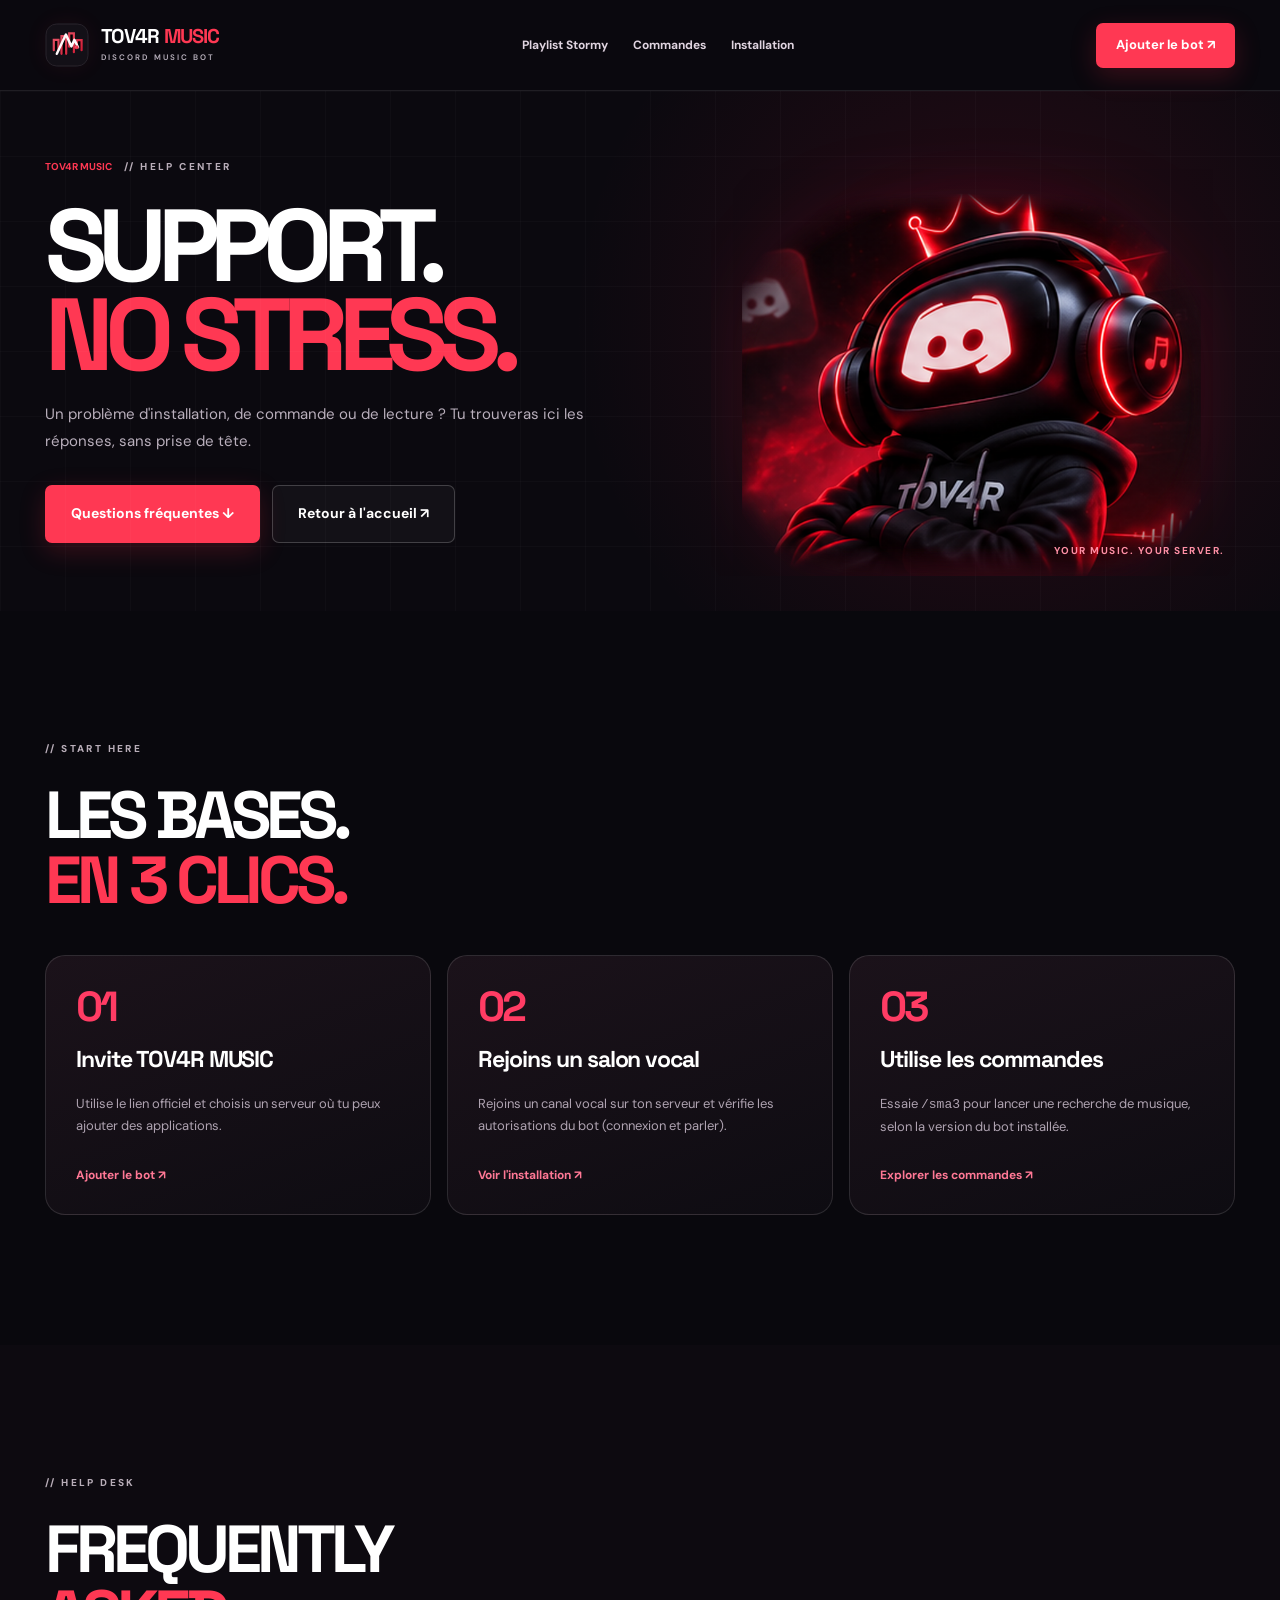
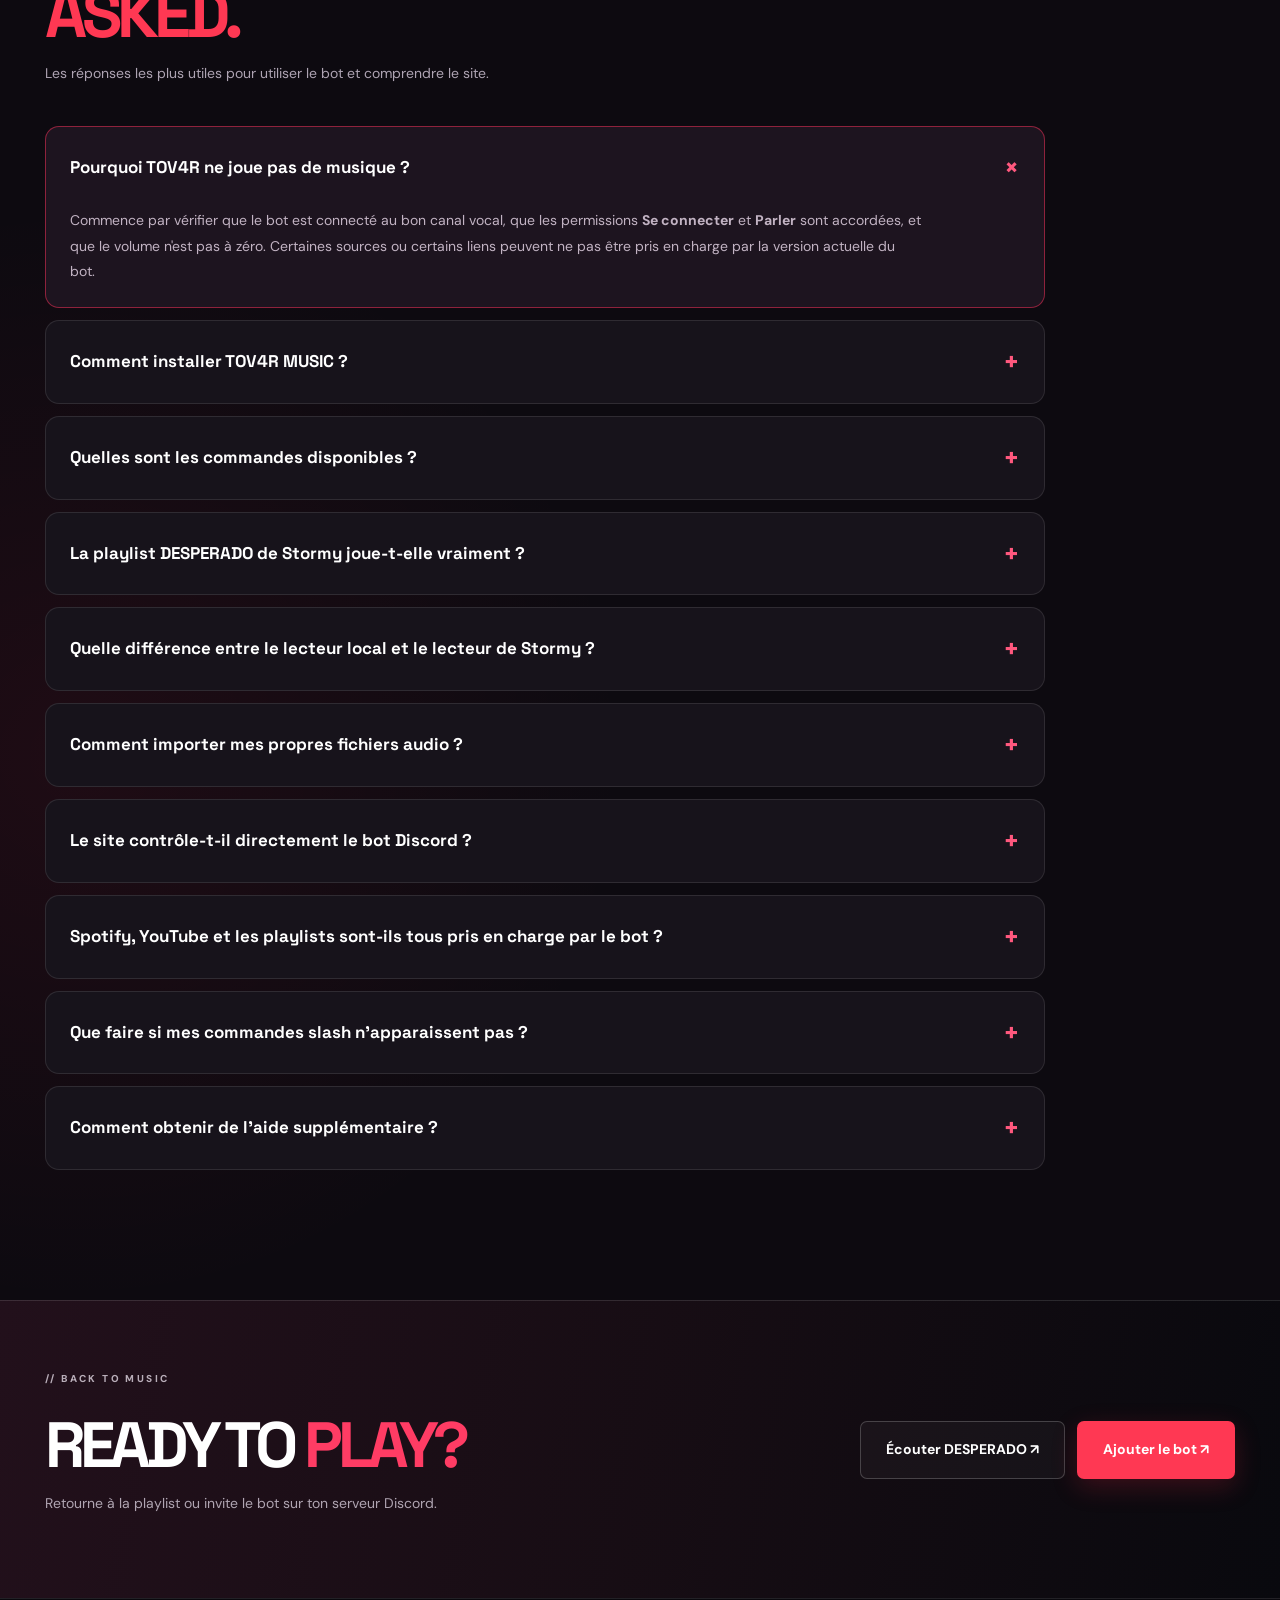
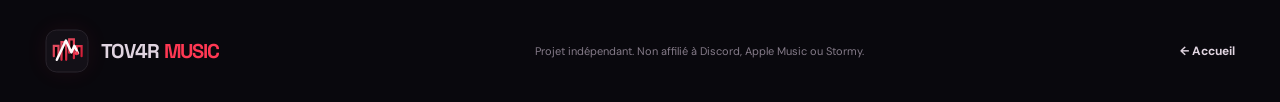
<file: support.html>
<!doctype html>
<html lang="fr">
<head>
  <meta charset="UTF-8" />
  <meta name="viewport" content="width=device-width, initial-scale=1.0" />
  <meta name="theme-color" content="#09080d" />
  <meta name="twitter:card" content="summary_large_image" />
  <meta property="og:type" content="website" />
  <meta property="og:title" content="TOV4R MUSIC — Support / FAQ" />
  <meta property="og:description" content="Aide pour installer et utiliser le bot Discord TOV4R MUSIC." />
  <meta name="description" content="Centre d'aide TOV4R MUSIC : installation, commandes Discord, musique, dépannage, FAQ et support." />
  <title>TOV4R MUSIC — Support & FAQ</title>
  <link rel="icon" type="image/svg+xml" href="assets/favicon.svg" />
  <link rel="preconnect" href="https://fonts.googleapis.com" />
  <link rel="preconnect" href="https://fonts.gstatic.com" crossorigin />
  <link href="https://fonts.googleapis.com/css2?family=DM+Sans:wght@400;500;600;700&family=Space+Grotesk:wght@400;500;600;700&display=swap" rel="stylesheet" />
  <link rel="stylesheet" href="assets/style.css" />
<link rel="stylesheet" href="assets/mobile-polish.css" />
</head>
<body class="support-page">
  <header class="support-top">
    <div class="container support-top-inner">
      <a class="brand" href="index.html#top" aria-label="TOV4R MUSIC — accueil"><img src="assets/logo.svg" alt="" width="44" height="44"/><span>TOV4R<span class="brand-accent">MUSIC</span><small>DISCORD MUSIC BOT</small></span></a>
      <nav class="support-nav" aria-label="Navigation"><a href="index.html#desperado">Playlist Stormy</a><a href="index.html#commands">Commandes</a><a href="index.html#how">Installation</a></nav>
      <a class="btn btn-primary support-top-cta" href="https://discord.com/oauth2/authorize?client_id=1567328279265017968" target="_blank" rel="noopener noreferrer">Ajouter le bot ↗</a>
    </div>
  </header>
  <main>
    <section class="support-hero">
      <div class="support-hero-glow"></div>
      <div class="container support-hero-grid">
        <div><p class="section-kicker"><span class="num">TOV4R MUSIC</span> // HELP CENTER</p><h1>SUPPORT.<br/><span class="accent">NO STRESS.</span></h1><p>Un problème d'installation, de commande ou de lecture ? Tu trouveras ici les réponses, sans prise de tête.</p><div class="support-actions"><a class="btn btn-primary btn-large" href="#questions">Questions fréquentes ↓</a><a class="btn btn-outline btn-large" href="index.html">Retour à l'accueil ↗</a></div></div>
        <div class="support-hero-art"><img src="assets/tov4r-bot-mascot.png" alt="Mascotte TOV4R avec casque rouge"/><span>YOUR MUSIC. YOUR SERVER.</span></div>
      </div>
    </section>
    <section class="section support-section" id="quick-guide">
      <div class="container"><p class="section-kicker">// START HERE</p><h2 class="section-title">LES BASES.<br/><span class="accent">EN 3 CLICS.</span></h2>
        <div class="support-steps">
          <article><span>01</span><h3>Invite TOV4R MUSIC</h3><p>Utilise le lien officiel et choisis un serveur où tu peux ajouter des applications.</p><a href="https://discord.com/oauth2/authorize?client_id=1567328279265017968" target="_blank" rel="noopener noreferrer">Ajouter le bot ↗</a></article>
          <article><span>02</span><h3>Rejoins un salon vocal</h3><p>Rejoins un canal vocal sur ton serveur et vérifie les autorisations du bot (connexion et parler).</p><a href="index.html#how">Voir l'installation ↗</a></article>
          <article><span>03</span><h3>Utilise les commandes</h3><p>Essaie <code>/sma3</code> pour lancer une recherche de musique, selon la version du bot installée.</p><a href="index.html#commands">Explorer les commandes ↗</a></article>
        </div>
      </div>
    </section>
    <section class="section support-section support-faq" id="questions">
      <div class="container"><div class="support-faq-intro"><p class="section-kicker">// HELP DESK</p><h2 class="section-title">FREQUENTLY<br/><span class="accent">ASKED.</span></h2><p>Les réponses les plus utiles pour utiliser le bot et comprendre le site.</p></div>
        <div class="support-questions">
          <details open><summary>Pourquoi TOV4R ne joue pas de musique ? <span>+</span></summary><p>Commence par vérifier que le bot est connecté au bon canal vocal, que les permissions <strong>Se connecter</strong> et <strong>Parler</strong> sont accordées, et que le volume n'est pas à zéro. Certaines sources ou certains liens peuvent ne pas être pris en charge par la version actuelle du bot.</p></details>
          <details><summary>Comment installer TOV4R MUSIC ? <span>+</span></summary><p>Ouvre <a href="https://discord.com/oauth2/authorize?client_id=1567328279265017968" target="_blank" rel="noopener noreferrer">le lien d'invitation officiel</a>, sélectionne ton serveur et valide les autorisations demandées. Si le serveur ne s'affiche pas, vérifie que tu as le droit d'y gérer les applications.</p></details>
          <details><summary>Quelles sont les commandes disponibles ? <span>+</span></summary><p>Le site liste <code>/sma3</code>, <code>/skot</code>, <code>/kml</code>, <code>/next</code>, <code>/list</code> et d'autres commandes. La liste réellement disponible dépend de la version du bot installée. Retrouve les détails dans la <a href="index.html#commands">page Commandes</a>.</p></details>
          <details><summary>La playlist DESPERADO de Stormy joue-t-elle vraiment ? <span>+</span></summary><p>L'album est proposé via un lecteur officiel Apple Music. Sa disponibilité et la lecture complète dépendent de ta région, de ton compte et parfois d'un abonnement. Les fichiers de Stormy ne sont pas copiés ou hébergés sur TOV4R MUSIC.</p></details>
          <details><summary>Quelle différence entre le lecteur local et le lecteur de Stormy ? <span>+</span></summary><p>Le lecteur <strong>TOV4R Player</strong> joue quatre créations instrumentales originales livrées avec le site. Tu peux aussi y importer des fichiers audio depuis ton propre appareil. Le lecteur <strong>Stormy / DESPERADO</strong> est un composant officiel Apple Music pour l'album demandé.</p></details>
          <details><summary>Comment importer mes propres fichiers audio ? <span>+</span></summary><p>Sur l'accueil, dans la section TOV4R Player, clique sur <strong>Importer mes fichiers audio</strong> puis sélectionne des fichiers audio. Ils restent dans ton navigateur, rien n'est envoyé à un serveur. Ils disparaissent de la playlist quand tu fermes ou actualises la page.</p></details>
          <details><summary>Le site contrôle-t-il directement le bot Discord ? <span>+</span></summary><p>Non. Le site est un portail public : il présente le bot, sa playlist et ses commandes. Piloter le bot en direct depuis le web exigerait un backend sécurisé, une authentification Discord OAuth et une API côté bot.</p></details>
          <details><summary>Spotify, YouTube et les playlists sont-ils tous pris en charge par le bot ? <span>+</span></summary><p>La compatibilité dépend de la version du bot et du fournisseur. Ne considère pas l'apparition d'une plateforme sur le site comme une garantie que tous les liens et toutes les playlists fonctionneront dans Discord.</p></details>
          <details><summary>Que faire si mes commandes slash n'apparaissent pas ? <span>+</span></summary><p>Vérifie les permissions de l'application sur le serveur et la synchronisation des commandes globales. Si le bot vient d'être installé, il peut parfois falloir rouvrir Discord pour rafraîchir l'affichage.</p></details>
          <details><summary>Comment obtenir de l'aide supplémentaire ? <span>+</span></summary><p>Le lien vers un serveur de support séparé n'a pas encore été configuré sur ce site. En attendant, vérifie les messages de statut et les permissions du bot, et utilise les indications ci-dessus.</p></details>
        </div>
      </div>
    </section>
    <section class="support-final"><div class="container support-final-inner"><div><p class="section-kicker">// BACK TO MUSIC</p><h2>READY TO <span>PLAY?</span></h2><p>Retourne à la playlist ou invite le bot sur ton serveur Discord.</p></div><div class="support-final-actions"><a class="btn btn-outline btn-large" href="index.html#desperado">Écouter DESPERADO ↗</a><a class="btn btn-primary btn-large" href="https://discord.com/oauth2/authorize?client_id=1567328279265017968" target="_blank" rel="noopener noreferrer">Ajouter le bot ↗</a></div></div></section>
  </main>
  <footer class="support-footer"><div class="container"><a href="index.html" class="brand"><img src="assets/logo.svg" alt="" width="44" height="44"/><span>TOV4R<span class="brand-accent">MUSIC</span></span></a><p>Projet indépendant. Non affilié à Discord, Apple Music ou Stormy.</p><a href="index.html">← Accueil</a></div></footer>
</body>
</html>
</file>
<file: assets/style.css>
:root{--bg:#09090d;--panel:#111116;--panel-2:#17151d;--ink:#f7f4f7;--muted:#a29aa8;--soft:#736c79;--red:#ff3853;--red-2:#e32340;--line:rgba(255,255,255,.105);--line-bright:rgba(255,255,255,.2);--font-display:'Space Grotesk',Impact,Arial,sans-serif;--font-body:'DM Sans',Arial,sans-serif;--container:1190px;--ease:cubic-bezier(.18,.8,.22,1)}
*,*::before,*::after{box-sizing:border-box}html{scroll-behavior:smooth;scroll-padding-top:104px}body{margin:0;background:var(--bg);color:var(--ink);font:400 16px/1.55 var(--font-body);overflow-x:hidden}body.menu-open{overflow:hidden}::selection{background:var(--red);color:#fff}a{color:inherit;text-decoration:none}button,input{font:inherit}button{cursor:pointer}button:disabled{cursor:not-allowed}button,input{outline-offset:4px}button:focus-visible,a:focus-visible,input:focus-visible,summary:focus-visible,.progress-rail:focus-visible{outline:2px solid var(--red)}img,svg{vertical-align:middle}svg{overflow:visible}.ico{width:20px;height:20px;flex-shrink:0;fill:none;stroke:currentColor;stroke-width:1.8;stroke-linecap:round;stroke-linejoin:round}.ico-sm{width:15px;height:15px}.icon-library{position:absolute;width:0;height:0;overflow:hidden}.container{width:min(var(--container),calc(100% - 76px));margin-inline:auto}.skip-link{position:fixed;z-index:9999;top:-80px;left:16px;padding:10px 18px;background:#fff;color:#000}.skip-link:focus{top:10px}.ambient{pointer-events:none;position:absolute;z-index:0;border-radius:50%;filter:blur(110px);opacity:.16}.ambient-one{width:450px;height:450px;background:var(--red);right:-250px;top:600px}.ambient-two{width:500px;height:500px;background:#7422d0;left:-340px;top:1950px;opacity:.095}.cursor-glow{position:fixed;z-index:0;width:520px;height:520px;border-radius:50%;pointer-events:none;background:radial-gradient(circle,rgba(248,38,72,.055),transparent 65%);transform:translate(-50%,-50%);left:-500px;top:-500px;transition:opacity .2s;mix-blend-mode:screen}
/* Introduction: decorative only, never traps interaction */
.intro{position:fixed;inset:0;z-index:1100;display:grid;place-items:center;background:#09090d;pointer-events:none;animation:introExit .65s 1.36s both}.intro-content{display:flex;align-items:center;flex-direction:column;gap:12px;animation:introScale 1.4s var(--ease) both}.intro-badge{display:grid;place-items:center;position:relative;width:78px;height:78px;border-radius:22px;background:linear-gradient(145deg,#ff5771,#c81735);font:700 28px var(--font-display);box-shadow:0 0 80px rgba(255,56,83,.25)}.intro-star{position:absolute;font-size:16px;right:-10px;top:-7px}.intro-name{font:700 24px var(--font-display);letter-spacing:.09em}.intro-name strong{color:var(--red)}.intro-bars{display:flex;align-items:center;gap:4px;height:24px}.intro-bars i{height:7px;width:3px;border-radius:3px;background:#ff4d65;animation:eqBar .7s infinite alternate ease-in-out}.intro-bars i:nth-child(2n){animation-delay:.25s}.intro-bars i:nth-child(3n){animation-delay:.42s}.intro-content small{font-size:9px;letter-spacing:.42em;color:#796773}@keyframes introExit{to{opacity:0;visibility:hidden}}@keyframes introScale{from{transform:scale(.84);opacity:0}30%,80%{transform:scale(1);opacity:1}to{transform:scale(1.04);opacity:0}}@keyframes eqBar{to{height:21px}}
/* Header */
.site-header{height:92px;position:fixed;left:0;top:0;right:0;z-index:100;border-bottom:1px solid transparent;transition:background .3s,border-color .3s,box-shadow .3s}.site-header.scrolled{background:rgba(9,9,13,.84);border-color:var(--line);backdrop-filter:blur(24px);box-shadow:0 12px 60px rgba(0,0,0,.16)}.nav-container{height:100%;display:flex;align-items:center;justify-content:space-between;gap:30px}.brand{display:inline-flex;align-items:center;gap:12px;flex-shrink:0}.brand img{border-radius:13px;box-shadow:0 0 22px rgba(255,56,83,.07)}.brand>span{font:700 20px/.91 var(--font-display);letter-spacing:-.055em}.brand-accent{color:var(--red);margin-left:5px}.brand small{display:block;font:600 8px/1.4 var(--font-body);letter-spacing:.26em;color:#b8b0bc;margin-top:6px}.main-nav{display:flex;align-items:center;gap:31px}.nav-link{color:#b5acba;font-size:12px;font-weight:700;transition:color .2s}.nav-link:hover,.nav-link.is-current{color:#fff}.menu-toggle{display:none}.btn{border:1px solid transparent;min-height:45px;padding:0 19px;display:inline-flex;align-items:center;justify-content:center;gap:11px;border-radius:7px;font-weight:700;font-size:13px;transition:transform .24s var(--ease),background .2s,border-color .2s,box-shadow .2s;white-space:nowrap}.btn:hover{transform:translateY(-3px)}.btn:active{transform:translateY(0)}.btn-primary{background:var(--red);color:#fff;box-shadow:0 8px 26px rgba(226,35,64,.22)}.btn-primary:hover{background:#ff5069;box-shadow:0 12px 36px rgba(226,35,64,.32)}.btn-outline{color:#fff;border-color:var(--line-bright);background:rgba(255,255,255,.035)}.btn-outline:hover{border-color:rgba(255,255,255,.5);background:rgba(255,255,255,.08)}.btn-white{background:#fff;color:#121016}.btn-white:hover{background:#ffe3e7}.btn-large{min-height:58px;padding-inline:25px;font-size:14px}.btn .ico{width:18px;height:18px}
/* Hero */
.hero{min-height:780px;min-height:min(880px,100svh);padding:144px 0 48px;position:relative;display:flex;flex-direction:column;justify-content:center;overflow:hidden;background:radial-gradient(ellipse 55% 55% at 83% 47%,rgba(109,11,39,.21),transparent 82%),#09090d}.hero-grid{position:absolute;inset:0;opacity:.38;background-image:linear-gradient(rgba(255,255,255,.035) 1px,transparent 1px),linear-gradient(90deg,rgba(255,255,255,.035) 1px,transparent 1px);background-size:82px 82px;mask-image:linear-gradient(to bottom,transparent 4%,black 32%,black 77%,transparent)}.hero-shine{position:absolute;right:-300px;top:-400px;width:850px;height:850px;background:radial-gradient(circle,rgba(217,29,60,.16),transparent 64%);pointer-events:none}.hero-layout{position:relative;display:grid;grid-template-columns:1.04fr .96fr;align-items:center;gap:10px;min-height:560px}.hero-copy{position:relative;z-index:4}.eyebrow,.section-kicker{display:flex;align-items:center;gap:12px;margin:0;font-size:10px;letter-spacing:.24em;font-weight:800;color:#beb3bd}.signal-dot{position:relative;display:inline-block;flex:none;width:7px;height:7px;border-radius:50%;background:var(--red);box-shadow:0 0 0 4px rgba(255,56,83,.1),0 0 18px rgba(255,56,83,.75)}.eyebrow-line{height:1px;width:35px;background:#5d4853}.hero-title{font:700 clamp(76px,7vw,113px)/.9 var(--font-display);letter-spacing:-.095em;max-width:780px;margin:31px 0 30px;white-space:nowrap}.hero-title .outline{-webkit-text-stroke:1.5px rgba(244,239,243,.79);color:transparent}.text-glow{position:relative;color:var(--red);text-shadow:0 8px 44px rgba(244,26,64,.22)}.title-period{color:#f7f4f7}.hero-description{max-width:492px;color:#a9a2ad;font-size:15px;line-height:1.83;margin:0 0 28px}.hero-description strong{color:#f2edf3;font-weight:600}.hero-actions{display:flex;flex-wrap:wrap;gap:11px}.hero-proof{display:flex;align-items:center;gap:18px;margin-top:41px}.proof-icons{display:flex;padding-left:5px}.proof-icons span{width:39px;height:39px;border:2px solid #09090d;margin-left:-5px;display:grid;place-items:center;border-radius:50%;background:#23151c;color:#ff667a}.proof-icons span:nth-child(2){background:#29212c;color:#ddd2dd}.proof-icons span:nth-child(3){background:#211929;color:#baa2ec}.proof-icons .ico{width:16px;height:16px}.hero-proof p{margin:0;color:#928a96;font-size:11px;line-height:1.65}.hero-proof strong{font-weight:700;color:#ede7ee}.hero-art{height:578px;position:relative;isolation:isolate;transform-style:preserve-3d;perspective:900px}.hero-art-halo{position:absolute;inset:10% -3% 12% 3%;border-radius:50%;background:radial-gradient(circle,rgba(255,56,83,.21),rgba(167,22,58,.06) 36%,transparent 65%);filter:blur(16px)}.record{position:absolute;width:min(475px,93%);aspect-ratio:1;top:49%;left:53%;transform:translate(-50%,-50%) rotate(-13deg);border-radius:50%;background:repeating-radial-gradient(circle at center,#09080b 0 3px,#23212a 4px 5px,#0c0b11 6px 8px,#18151b 9px 10px);border:4px solid #302732;box-shadow:0 0 0 22px rgba(60,17,35,.12),0 0 0 70px rgba(94,9,35,.06),-32px 30px 85px rgba(0,0,0,.8),0 0 100px rgba(242,37,74,.12),inset 8px 3px 30px rgba(255,255,255,.11);animation:spinRecord 27s linear infinite}.record::before{content:'';position:absolute;inset:24px;border-radius:50%;border:1px solid rgba(255,255,255,.07)}.record::after{content:'';position:absolute;inset:52px;border-radius:50%;border:1px solid rgba(255,255,255,.07)}.record-grooves{position:absolute;inset:15%;border-radius:50%;background:repeating-radial-gradient(circle,transparent 0 3px,rgba(255,255,255,.055) 4px 4.8px,transparent 5px 8px)}.record-inner{position:absolute;inset:31%;border-radius:50%;background:conic-gradient(from 30deg,#fa2948,#821025,#dd1c3b,#ec4b68,#a6142a,#fa2948);display:grid;place-items:center;box-shadow:0 0 0 5px rgba(14,6,10,.85),0 0 40px rgba(245,30,65,.35)}.record-center{width:66%;height:66%;border-radius:50%;background:#100e13;display:grid;place-items:center;border:1px solid rgba(255,255,255,.2)}.record-center img{width:74%;border-radius:20%}.record-gleam{position:absolute;inset:0;border-radius:50%;background:conic-gradient(from -5deg,transparent 0 15%,rgba(255,255,255,.07) 18%,transparent 20% 49%,rgba(255,255,255,.07) 50%,transparent 53%);pointer-events:none}@keyframes spinRecord{to{transform:translate(-50%,-50%) rotate(347deg)}}.record-decor{position:absolute;border:1px dashed rgba(253,76,104,.2);border-radius:50%;top:49%;left:53%;transform:translate(-50%,-50%);pointer-events:none}.record-decor-one{width:530px;height:530px}.record-decor-two{width:595px;height:595px;opacity:.6}.orbit-label{position:absolute;font-size:9px;letter-spacing:.28em;color:#a2899b;font-weight:700}.orbit-label-top{top:10px;left:24px}.orbit-label-side{writing-mode:vertical-rl;right:0;top:115px}.floating-pill{position:absolute;z-index:2;display:flex;align-items:center;gap:12px;background:rgba(27,23,32,.86);border:1px solid rgba(255,255,255,.17);box-shadow:0 20px 45px rgba(0,0,0,.43);border-radius:12px;padding:12px 17px;backdrop-filter:blur(15px);animation:floatPill 4.8s ease-in-out infinite}.floating-pill-top{left:-16px;top:116px}.floating-pill-bottom{right:-5px;bottom:80px;animation-delay:-2.4s}.floating-pill b{display:block;font-size:10px;letter-spacing:.08em}.floating-pill small{display:block;font-size:10px;color:#aaa0ab;margin-top:2px}.pill-icon{height:37px;width:37px;border-radius:10px;background:rgba(255,56,83,.16);color:var(--red);display:grid;place-items:center}.eq-mini{display:flex;align-items:center;gap:4px;height:36px;padding:0 5px}.eq-mini i{display:block;background:var(--red);width:4px;height:20px;border-radius:8px;animation:eqBar .75s ease-in-out infinite alternate}.eq-mini i:nth-child(2){animation-delay:.2s}.eq-mini i:nth-child(3){animation-delay:.35s}.eq-mini i:nth-child(4){animation-delay:.12s}.eq-mini i:nth-child(5){animation-delay:.45s}@keyframes floatPill{50%{transform:translateY(-12px)}}.hero-art-caption{position:absolute;bottom:0;left:26px;right:10px;display:flex;justify-content:space-between;font-size:10px;color:#9e8b9b;letter-spacing:.14em;font-weight:700}.hero-art-caption .ico{margin-left:9px}.hero-bottom{display:flex;justify-content:space-between;position:relative;z-index:3;margin-top:27px;color:#857682;font-size:9px;font-weight:700;letter-spacing:.18em}.hero-bottom>span:last-child{text-align:right}.hero-bottom small{display:block;font-size:8px;color:#685c69}.scroll-arrow{font-size:20px;color:var(--red);display:inline-block;margin-left:15px;animation:bounce 2s infinite}@keyframes bounce{50%{transform:translateY(7px)}}
/* Marquee */
.marquee{border-top:1px solid rgba(255,255,255,.11);border-bottom:1px solid rgba(255,255,255,.11);background:#151017;overflow:hidden;white-space:nowrap;height:76px;display:flex;align-items:center}.marquee-track{display:flex;width:max-content;animation:marqueeMove 30s linear infinite}.marquee-track span{font:700 25px var(--font-display);letter-spacing:.035em;color:#b4a7af}.marquee-track b{color:var(--red);margin:0 35px;font-weight:400}@keyframes marqueeMove{to{transform:translateX(-50%)}}
/* Global sections */
.section{padding:130px 0;position:relative}.section-header{display:flex;align-items:end;justify-content:space-between;gap:40px;margin-bottom:50px}.section-kicker{color:#b9aeb9;margin-bottom:26px}.section-kicker .num{color:var(--red);letter-spacing:0;font-weight:700}.section-title{margin:0;font:700 clamp(43px,5.2vw,74px)/.98 var(--font-display);letter-spacing:-.075em}.section-title .muted{color:#77717d}.accent{color:var(--red)}.section-aside{max-width:330px;color:#aaa1ad;font-size:14px;line-height:1.8;margin:0 0 2px}.reveal{opacity:0;transform:translateY(27px);transition:opacity .8s var(--ease),transform .8s var(--ease);transition-delay:var(--delay,0s)}.reveal.is-visible{opacity:1;transform:translateY(0)}
/* Features */
.features-section{background:#0d0c11}.features-grid{display:grid;grid-template-columns:1.26fr 1fr 1fr;grid-template-rows:repeat(2,270px);gap:14px}.feature-card{position:relative;padding:24px 25px;overflow:hidden;isolation:isolate;background:linear-gradient(148deg,#19161d,#111016);border:1px solid var(--line);border-radius:13px;display:flex;flex-direction:column;justify-content:space-between;transition:border-color .3s,box-shadow .3s,transform .3s var(--ease)}.feature-card:hover{border-color:rgba(255,56,83,.45);box-shadow:0 18px 50px rgba(0,0,0,.18);transform:translateY(-5px)}.feature-featured{grid-row:span 2;background:radial-gradient(ellipse at 50% 33%,rgba(190,30,58,.33),transparent 68%),linear-gradient(150deg,#2a151d,#120f15)}.feature-top{display:flex;align-items:center;justify-content:space-between;position:relative;z-index:1}.feature-index{font-size:10px;font-weight:700;letter-spacing:.16em;color:#a89aa9}.feature-arrow{color:#817380;width:16px;height:16px}.feature-graphic{position:absolute;inset:35px 0 165px;display:grid;place-items:center}.feature-vinyl{height:250px;width:250px;border-radius:50%;background:repeating-radial-gradient(circle,#171018 0 4px,#42212e 5px 6px,#151017 7px 8px);border:6px solid #3f222b;box-shadow:20px 35px 65px rgba(0,0,0,.55),0 0 80px rgba(242,43,81,.14);transform:rotate(-23deg);animation:spinFeature 20s linear infinite}.feature-vinyl-center{position:absolute;inset:33%;background:#f13c57;border:13px solid #210e17;border-radius:50%;box-shadow:0 0 0 4px #ed3b52}.feature-vinyl-center::after{content:'';position:absolute;width:10px;height:10px;border-radius:50%;background:#fff;top:50%;left:50%;transform:translate(-50%,-50%)}@keyframes spinFeature{to{transform:rotate(337deg)}}.feature-sound-lines{position:absolute;display:flex;align-items:center;justify-content:center;gap:9px;bottom:7px;height:50px;opacity:.65}.feature-sound-lines i{width:4px;height:25px;background:var(--red);border-radius:10px;animation:eqBar .8s infinite alternate}.feature-sound-lines i:nth-child(3n){animation-delay:-.25s}.feature-sound-lines i:nth-child(4n){animation-delay:-.4s}.feature-info{position:relative;z-index:2}.feature-info h3{font:700 23px/1.1 var(--font-display);letter-spacing:-.045em;margin:0 0 12px}.feature-info p{font-size:12px;color:#a59aa5;line-height:1.75;margin:0;max-width:300px}.feature-info code{background:#34202c;border-radius:4px;padding:2px 5px;color:#ff8295}.feature-featured .feature-info h3{font-size:30px}.feature-featured .feature-info p{font-size:13px}.feature-icon{display:grid;place-items:center;width:44px;height:44px;border-radius:10px;background:var(--red);margin-bottom:16px}.feature-simple-art{display:grid;place-items:center;flex:1;position:relative;min-height:80px}.big-icon{display:grid;place-items:center;width:75px;height:75px;border-radius:21px;background:linear-gradient(135deg,rgba(255,56,83,.27),rgba(255,56,83,.05));color:var(--red);transform:rotate(-11deg);box-shadow:0 0 0 13px rgba(255,56,83,.04)}.big-icon .ico{width:37px;height:37px}.simple-lines{position:absolute;top:12px;right:5px;color:#63414b;letter-spacing:5px;font-weight:700;font-size:12px}.stack-art{display:flex;flex-direction:column;gap:7px;transform:rotate(-9deg)}.stack-art>span{width:154px;height:24px;display:flex;align-items:center;gap:13px;padding:0 12px;background:#2b202c;border:1px solid #5b3341;border-radius:6px}.stack-art>span:nth-child(2){margin-left:13px;opacity:.8}.stack-art>span:nth-child(3){margin-left:26px;opacity:.55}.stack-art i:first-child{width:10px;height:10px;background:var(--red);border-radius:3px}.stack-art i:last-child{height:4px;width:84px;background:#6f5765;border-radius:2px}.command-art{display:flex;align-items:center;gap:4px;font:700 35px var(--font-display);letter-spacing:-.05em;transform:rotate(-6deg)}.command-art-prompt{color:var(--red)}.command-art-text{color:#fff}.command-art-caret{height:35px;width:4px;background:var(--red);margin-left:5px;animation:cursorBlink 1s step-end infinite}@keyframes cursorBlink{50%{opacity:0}}.community-icon{transform:rotate(0)}.feature-orbit{position:absolute;border:1px dashed rgba(255,56,83,.28);width:148px;height:80px;border-radius:50%;transform:rotate(-30deg);pointer-events:none}
/* Interactive player */
.demo-section{background:radial-gradient(ellipse 55% 80% at 77% 50%,rgba(104,19,44,.26),transparent 84%),#0a080d;overflow:hidden}.demo-noise{position:absolute;inset:0;pointer-events:none;background-image:linear-gradient(rgba(255,255,255,.012) 1px,transparent 1px);background-size:100% 60px}.demo-layout{display:grid;grid-template-columns:1fr .85fr;gap:95px;align-items:center}.demo-intro>p:not(.section-kicker){max-width:430px;color:#aaa0ad;line-height:1.85;margin:30px 0;font-size:15px}.demo-disclaimer{display:flex;align-items:start;gap:12px;max-width:445px;color:#baa8b2;font-size:12px;line-height:1.65;border:1px solid rgba(255,56,83,.15);background:rgba(255,56,83,.045);border-radius:9px;padding:16px}.demo-disclaimer .signal-dot{margin-top:6px}.demo-quote{font:700 clamp(28px,3vw,42px)/1.2 var(--font-display);letter-spacing:-.055em;color:#7c6a79;margin-top:58px;position:relative;padding-left:43px}.demo-quote strong{color:#ebdbe3}.demo-quote>span{position:absolute;left:0;top:-25px;font-size:90px;color:var(--red);line-height:1}.player-shell{border:1px solid rgba(255,255,255,.15);border-radius:18px;background:#151219;box-shadow:0 40px 100px rgba(0,0,0,.48),0 0 90px rgba(183,21,48,.11);overflow:hidden;max-width:430px;width:100%;margin-left:auto;position:relative;transform:rotate(1.2deg)}.player-shell.is-visible{transform:rotate(1.2deg)}.player-head{padding:17px 20px;display:flex;align-items:center;justify-content:space-between;border-bottom:1px solid var(--line);color:#817781}.player-head-left{display:flex;align-items:center;gap:11px}.player-head-left img{border-radius:9px}.player-head strong{color:#fff;display:block;font-size:12px;letter-spacing:.09em}.player-head small{font-size:8px;letter-spacing:.11em;color:#948994;font-weight:700}.demo-dot{display:inline-block;width:5px;height:5px;background:var(--red);border-radius:50%;margin:0 4px 1px}.player-body{padding:23px 24px}.album-art{height:260px;position:relative;border-radius:8px;overflow:hidden;display:grid;place-items:center;background:radial-gradient(circle at 40% 30%,#d8465a,#6f152d 45%,#180c1b 100%);transition:background .3s}.album-art.theme-two{background:radial-gradient(circle at 60% 40%,#f49f75,#b73c56 45%,#281222 100%)}.album-art.theme-three{background:radial-gradient(circle at 45% 50%,#a683ec,#542d87 44%,#151022 100%)}.album-art::after{content:'';position:absolute;inset:0;background:linear-gradient(135deg,rgba(255,255,255,.12),transparent 35%,rgba(0,0,0,.3))}.album-outer{width:215px;height:215px;border-radius:50%;display:grid;place-items:center;border:1px dashed rgba(255,255,255,.27);box-shadow:0 0 0 17px rgba(255,255,255,.055)}.album-disk{height:158px;width:158px;position:relative;border-radius:50%;border:16px solid rgba(0,0,0,.6);background:repeating-radial-gradient(circle,#151119 0 3px,#3b2831 4px 5px,#14111a 6px 8px);box-shadow:0 15px 30px rgba(0,0,0,.4),inset 0 0 10px #000;display:grid;place-items:center;animation:spinAlbum 11s linear infinite;animation-play-state:paused}.player-shell.is-playing .album-disk{animation-play-state:running}.album-label{background:var(--red);color:#fff;border-radius:50%;width:61px;height:61px;display:grid;place-items:center;font:700 24px var(--font-display);border:8px solid #23131c}.album-corner,.album-sign{position:absolute;z-index:1;top:18px;left:17px;font-size:8px;letter-spacing:.2em;font-weight:700;color:rgba(255,255,255,.85)}.album-sign{top:auto;bottom:18px;left:auto;right:17px}@keyframes spinAlbum{to{transform:rotate(360deg)}}.track-line{display:flex;align-items:center;justify-content:space-between;gap:10px;margin-top:25px}.track-info>span{font-size:9px;letter-spacing:.18em;color:var(--red);font-weight:700}.track-info h3{font:700 24px/1.1 var(--font-display);letter-spacing:-.055em;margin:7px 0}.track-info p{font-size:10px;letter-spacing:.05em;color:#938a96;margin:0}.track-favorite{border:none;background:none;color:#b2a4b1;font-size:32px;padding:2px 8px;line-height:1}.track-favorite[aria-pressed=true]{color:var(--red)}.progress-box{margin-top:23px}.progress-rail{height:6px;border-radius:10px;background:#403541;position:relative;cursor:pointer}.progress-fill{width:0;height:100%;background:var(--red);border-radius:10px;position:relative;pointer-events:none}.progress-fill::after{content:'';position:absolute;right:-4px;top:-4px;width:14px;height:14px;background:#fff;border:3px solid var(--red);border-radius:50%;opacity:0;transition:opacity .2s}.progress-rail:hover .progress-fill::after,.progress-rail:focus .progress-fill::after{opacity:1}.progress-times{display:flex;justify-content:space-between;margin-top:8px;color:#8f8390;font:600 10px var(--font-body)}.player-controls{display:flex;align-items:center;justify-content:space-around;gap:8px;margin:11px 0 14px}.player-controls button{border:none;background:transparent;color:#d7ccd5;display:grid;place-items:center;width:42px;height:42px;border-radius:50%;transition:background .2s,transform .2s,color .2s}.player-controls button:hover{color:#fff;background:#322530}.player-controls button:active{transform:scale(.9)}.player-controls .control-play{width:61px;height:61px;background:var(--red);color:#fff;box-shadow:0 6px 24px rgba(255,56,83,.25)}.player-controls .control-play:hover{background:#ff5369}.control-play .ico{width:25px;height:25px;stroke-width:2.5}.player-controls button[aria-pressed=true]:not(.control-play){color:var(--red)}.control-secondary{font-size:29px}.control-secondary .ico{width:17px;height:17px}.player-volume{display:flex;align-items:center;gap:12px;border-top:1px solid var(--line);padding-top:18px}.player-volume>.ico{color:var(--red)}.player-volume label{font-size:9px;letter-spacing:.11em;font-weight:800;color:#b8aab9;white-space:nowrap}.player-volume label span{color:#fff}.player-volume input{width:100%;height:5px;accent-color:var(--red);cursor:pointer;min-width:80px}.player-foot{display:flex;justify-content:space-between;align-items:center;border-top:1px solid var(--line);background:#120e14;padding:11px 22px;gap:10px}.player-foot>span{font-size:8px;font-weight:700;letter-spacing:.11em;color:#857987}.player-eq{height:18px;display:flex;align-items:center;gap:3px}.player-eq i{height:5px;width:3px;background:#ff3d57;border-radius:4px;opacity:.6}.player-shell.is-playing .player-eq i{animation:eqBar .5s ease-in-out infinite alternate}.player-eq i:nth-child(3n){animation-delay:.31s}.player-eq i:nth-child(4n){animation-delay:.16s}.player-eq i:nth-child(5n){animation-delay:.43s}
/* commands */
.commands-section{background:#0f0e13}.commands-interface{margin-top:20px;background:#17141b;border:1px solid var(--line);border-radius:14px;overflow:hidden}.commands-toolbar{display:flex;justify-content:space-between;gap:20px;align-items:center;padding:17px 20px;border-bottom:1px solid var(--line);background:#19161d}.filter-tabs{display:flex;flex-wrap:wrap;gap:7px}.filter-btn{background:transparent;border:1px solid transparent;color:#a99eac;font-size:12px;font-weight:700;padding:10px 15px;border-radius:7px;transition:.2s}.filter-btn:hover{color:white}.filter-btn.is-active{color:#fff;background:#34202b;border-color:#5f2c3b}.filter-btn span{padding-left:7px;color:var(--red)}.search-box{display:flex;align-items:center;gap:9px;background:#100e14;border:1px solid var(--line);border-radius:7px;padding:0 11px;color:#8c7f8e;min-width:295px}.search-box>.ico{width:17px;height:17px}.search-box input{height:42px;background:none;color:#fff;border:0;outline:none;width:100%;font-size:12px}.search-box input::placeholder{color:#786d7c}.search-box kbd{border:1px solid #534653;color:#8e8390;border-radius:4px;font-size:11px;padding:0 6px;font-family:inherit}.commands-grid{display:grid;grid-template-columns:repeat(3,minmax(0,1fr));gap:1px;background:var(--line)}.command-card{background:#17141b;padding:24px;display:flex;flex-direction:column;min-height:157px;transition:background .25s}.command-card:hover{background:#201a23}.command-card-top{display:flex;align-items:center;justify-content:space-between;gap:8px}.command-card-name{font:700 20px var(--font-display);letter-spacing:-.05em;color:#fff}.command-card-name .slash{color:var(--red)}.command-copy{display:grid;place-items:center;border:1px solid #51404d;background:#251d27;color:#a79aaa;width:34px;height:34px;border-radius:7px;transition:.2s}.command-copy:hover{background:var(--red);border-color:var(--red);color:#fff}.command-copy .ico{height:16px;width:16px}.command-card p{color:#a499a6;font-size:12px;margin:13px 0 12px;line-height:1.65}.command-card-type{margin-top:auto;font-size:9px;letter-spacing:.15em;color:#806d7d;font-weight:700}.commands-footer{display:flex;justify-content:space-between;align-items:center;gap:20px;padding:15px 20px;font-size:10px;letter-spacing:.02em;color:#948994}.commands-footer>span{display:flex;gap:10px;align-items:center}.commands-footer .ico{width:13px;height:13px}.no-results{text-align:center;padding:60px 20px;color:#c8bdc9;font-size:14px}.no-results[hidden]{display:none}
/* installation */
.installation-section{background:#0a090e}.steps{display:grid;grid-template-columns:repeat(3,minmax(0,1fr));gap:14px}.step{border:1px solid var(--line);border-radius:11px;padding:26px;min-height:295px;background:linear-gradient(145deg,#1a161d,#111016);display:flex;justify-content:space-between;flex-direction:column;transition:border-color .3s}.step:hover{border-color:rgba(255,56,83,.35)}.step-num{font:700 34px var(--font-display);letter-spacing:-.055em;color:#fff}.step-num span{font:700 11px var(--font-body);letter-spacing:.06em;color:#776b79}.step-main{margin-top:auto}.step-icon{display:grid;place-items:center;width:45px;height:45px;color:var(--red);background:#321d28;border-radius:11px;margin-bottom:18px}.step-main h3{font:700 21px var(--font-display);letter-spacing:-.04em;margin:0 0 11px}.step-main p{font-size:12px;color:#a69aa7;line-height:1.8;margin:0}.step-arrow{align-self:end;color:#8c6878;margin-top:-24px}.setup-banner{position:relative;display:flex;align-items:center;gap:24px;min-height:132px;margin-top:30px;padding:25px 33px;border-radius:10px;background:linear-gradient(105deg,#e72a46,#b31431);box-shadow:0 20px 80px rgba(212,22,55,.15);overflow:hidden}.setup-banner::after{content:'TOV4R';position:absolute;right:200px;top:-40px;font:700 170px var(--font-display);letter-spacing:-.13em;color:rgba(255,255,255,.055);pointer-events:none}.setup-banner-icon{width:55px;height:55px;flex:none;display:grid;place-items:center;border:1px solid rgba(255,255,255,.35);background:rgba(255,255,255,.12);border-radius:14px}.setup-banner-icon .ico{width:29px;height:29px}.setup-banner>div:nth-child(2){position:relative;z-index:1}.setup-banner h3{font:700 18px var(--font-display);letter-spacing:-.035em;margin:0 0 5px}.setup-banner p{margin:0;font-size:13px;color:#ffe1e7}.setup-banner .btn{margin-left:auto;position:relative;z-index:1}
/* faq */
.faq-section{background:#0e0c12}.faq-layout{display:grid;grid-template-columns:1fr 1.05fr;gap:90px}.faq-heading>p:not(.section-kicker){font-size:14px;color:#a99da9;max-width:310px;line-height:1.8;margin:29px 0}.faq-list{border-top:1px solid var(--line)}.faq-list details{border-bottom:1px solid var(--line);padding:0 0}.faq-list summary{display:flex;align-items:center;justify-content:space-between;gap:20px;padding:22px 0;list-style:none;font:700 15px/1.5 var(--font-display);cursor:pointer;transition:color .2s}.faq-list summary::-webkit-details-marker{display:none}.faq-list summary .ico{width:18px;height:18px;color:var(--red);transition:transform .25s;flex-shrink:0}.faq-list details[open] summary{color:var(--red)}.faq-list details[open] summary .ico{transform:rotate(45deg)}.faq-list details p{color:#aa9eaa;font-size:13px;line-height:1.85;margin:0 0 22px;max-width:490px}.faq-list code{color:#ff8193;background:#2b1925;padding:2px 5px;border-radius:4px}
/* last CTA */
.closing-section{background:#d82040;position:relative;overflow:hidden;padding:103px 0 110px;text-align:center}.closing-section::before{content:'';position:absolute;inset:0;background-image:linear-gradient(rgba(255,255,255,.085) 1px,transparent 1px),linear-gradient(90deg,rgba(255,255,255,.085) 1px,transparent 1px);background-size:80px 80px;mask-image:radial-gradient(ellipse at center,black,transparent 80%)}.closing-content{position:relative}.closing-glow{position:absolute;pointer-events:none;width:480px;height:480px;border-radius:50%;background:radial-gradient(circle,rgba(255,203,209,.4),transparent 63%);top:-220px;left:50%;transform:translateX(-50%)}.closing-kicker{position:relative;font-size:11px;letter-spacing:.25em;font-weight:800;color:#ffe6eb}.closing-title{position:relative;font:700 clamp(70px,11vw,160px)/.86 var(--font-display);letter-spacing:-.105em;margin:26px 0 27px;color:#fff}.closing-title>span{-webkit-text-stroke:2px white;color:transparent}.closing-dot{-webkit-text-stroke:0;color:white}.closing-sub{position:relative;font-size:15px;color:#ffe4e8;margin-bottom:28px}.closing-section .btn{position:relative}.closing-ornament{position:absolute;bottom:-90px;left:0;right:0;font:700 30px var(--font-display);letter-spacing:.16em;white-space:nowrap;opacity:.17;color:#fff;pointer-events:none}
/* footer */
.site-footer{background:#08070b;padding:55px 0 25px}.footer-top{display:flex;align-items:center;justify-content:space-between;gap:25px;padding-bottom:46px;border-bottom:1px solid var(--line)}.footer-top>p{font:700 16px/1.45 var(--font-display);letter-spacing:-.04em;color:#827684}.footer-actions{display:flex;gap:9px}.footer-actions button{display:grid;place-items:center;width:44px;height:44px;background:#19141b;border:1px solid var(--line);color:#fff;border-radius:9px;transition:.2s}.footer-actions button:hover{background:var(--red);border-color:var(--red);transform:translateY(-3px)}.footer-actions .ico{width:18px;height:18px}.footer-bottom{display:flex;align-items:center;justify-content:space-between;gap:12px;flex-wrap:wrap;padding-top:25px;color:#79707f;font-size:10px;letter-spacing:.09em;font-weight:700}.footer-bottom a{color:#c7b9c6}.footer-bottom a:hover{color:var(--red)}.footer-heart{color:var(--red)}.footer-note{font-size:10px;color:#635c69;margin:19px 0 0}
/* Dialog */
.site-dialog{border:none;padding:0;max-width:440px;width:calc(100% - 30px);border-radius:17px;background:#17131b;color:#fff;box-shadow:0 30px 100px rgba(0,0,0,.65);overflow:hidden}.site-dialog::backdrop{background:rgba(0,0,0,.78);backdrop-filter:blur(8px)}.dialog-panel{position:relative;padding:42px 37px;text-align:center;border:1px solid rgba(255,255,255,.17);border-radius:17px}.dialog-close{position:absolute;top:14px;right:14px;width:33px;height:33px;border:0;border-radius:7px;color:#bbb0bd;background:#2a202d;display:grid;place-items:center}.dialog-mark img{border-radius:16px}.dialog-panel .section-kicker{justify-content:center;margin:20px 0 9px;color:var(--red)}.dialog-panel h2{margin:0;font:700 30px var(--font-display);letter-spacing:-.06em}.dialog-panel p:not(.section-kicker){font-size:13px;line-height:1.7;color:#b3a8b4;margin:14px 0}.dialog-code{background:#0a090e;border:1px solid #493241;border-radius:7px;padding:14px;font:700 14px var(--font-display);letter-spacing:.04em;color:#ff7890}.dialog-panel .dialog-hint{font-size:11px!important}.dialog-panel .btn{margin-top:6px}.toast{position:fixed;bottom:26px;left:50%;transform:translate(-50%,30px);z-index:999;pointer-events:none;background:#f7f0f4;border:1px solid #fff;color:#1a1119;border-radius:9px;padding:12px 19px;box-shadow:0 18px 50px rgba(0,0,0,.4);font-size:12px;font-weight:700;opacity:0;transition:opacity .3s,transform .3s}.toast.visible{opacity:1;transform:translate(-50%,0)}
/* responsive */
@media(max-width:1100px){.container{width:min(var(--container),calc(100% - 56px))}.main-nav{gap:19px}.nav-link{font-size:11px}.nav-cta{padding:0 13px;font-size:12px}.hero-title{font-size:clamp(64px,7.3vw,94px)}.hero-art{height:490px}.record{width:390px}.record-decor-one{width:440px;height:440px}.record-decor-two{width:490px;height:490px}.floating-pill-top{left:-20px}.demo-layout{gap:45px}.features-grid{grid-template-columns:1.05fr 1fr 1fr}}
@media(max-width:860px){.site-header{height:78px}.brand>span{font-size:18px}.menu-toggle{width:45px;height:45px;border-radius:8px;border:1px solid var(--line);background:#1c1620;color:#fff;display:grid;place-items:center;z-index:103}.menu-toggle .close-icon{display:none}.menu-open .menu-toggle .menu-icon{display:none}.menu-open .menu-toggle .close-icon{display:block}.main-nav{display:none;position:fixed;top:77px;left:0;right:0;bottom:0;background:rgba(12,9,15,.98);backdrop-filter:blur(25px);padding:40px 30px;flex-direction:column;align-items:stretch;gap:20px;overflow:auto}.menu-open .main-nav{display:flex}.nav-link{font:700 24px var(--font-display);padding:6px 0;border-bottom:1px solid var(--line)}.nav-cta{margin-top:16px;min-height:56px}.hero{padding-top:120px;min-height:0}.hero-layout{grid-template-columns:1fr;gap:45px}.hero-title{font-size:clamp(70px,12vw,102px)}.hero-copy{max-width:670px}.hero-art{height:480px;max-width:570px;width:100%;margin:auto}.hero-bottom{margin-top:20px}.section{padding:96px 0}.features-grid{grid-template-columns:1fr 1fr;grid-template-rows:repeat(3,255px)}.feature-featured{grid-row:span 2}.section-title{font-size:clamp(48px,6.8vw,70px)}.demo-layout{grid-template-columns:1fr;gap:55px}.demo-intro .demo-quote{display:none}.player-shell{margin:auto}.commands-grid{grid-template-columns:repeat(2,minmax(0,1fr))}.faq-layout{gap:45px}.setup-banner h3{font-size:16px}}
@media(max-width:620px){.container{width:calc(100% - 38px)}.hero{padding-top:121px}.hero-layout{gap:22px}.eyebrow{font-size:8px;letter-spacing:.15em}.eyebrow-line{width:15px}.hero-title{font-size:clamp(54px,12.6vw,77px);margin:23px 0 22px}.hero-description{font-size:13px;line-height:1.8}.hero-actions{gap:10px}.hero-actions .btn{min-height:52px;font-size:12px;padding:0 13px}.hero-proof{margin-top:25px}.hero-art{height:353px}.record{width:min(310px,85%);left:50%;top:50%}.record-decor{left:50%;top:50%}.record-decor-one{width:330px;height:330px}.record-decor-two{width:375px;height:375px}.floating-pill{padding:9px 11px;gap:8px;border-radius:9px}.floating-pill-top{left:0;top:58px}.floating-pill-bottom{right:0;bottom:38px}.floating-pill b{font-size:8px}.floating-pill small{font-size:8px}.pill-icon{width:30px;height:30px}.pill-icon .ico{width:17px;height:17px}.hero-art-caption,.orbit-label{display:none}.hero-bottom{display:none}.marquee{height:58px}.marquee-track span{font-size:19px}.marquee-track b{margin:0 18px}.section{padding:82px 0}.section-header{display:block;margin-bottom:30px}.section-title{font-size:clamp(45px,10vw,66px)}.section-aside{margin-top:18px;max-width:510px;font-size:13px}.section-kicker{font-size:9px;margin-bottom:19px}.features-grid{grid-template-columns:1fr;grid-template-rows:350px repeat(4,230px);gap:12px}.feature-featured{grid-row:auto}.feature-graphic{inset:8px 0 116px}.feature-vinyl{width:210px;height:210px}.feature-info h3{font-size:22px}.feature-featured .feature-info h3{font-size:26px}.feature-card{padding:22px}.feature-simple-art{min-height:70px}.demo-intro>p:not(.section-kicker){font-size:13px;margin:19px 0}.player-shell{max-width:430px}.commands-toolbar{display:block;padding:14px}.filter-tabs{display:grid;grid-template-columns:repeat(2,1fr);gap:5px}.filter-btn{padding:9px 5px;font-size:11px}.search-box{margin-top:12px;min-width:0}.commands-grid{grid-template-columns:1fr}.command-card{min-height:126px;padding:18px 20px}.command-card p{margin:8px 0 7px}.commands-footer{display:block}.commands-footer>span:last-child{margin-top:10px}.steps{grid-template-columns:1fr;gap:11px}.step{min-height:220px}.setup-banner{flex-wrap:wrap;padding:23px;gap:12px}.setup-banner-icon{height:45px;width:45px}.setup-banner>div:nth-child(2){flex:1 1 180px}.setup-banner .btn{width:100%;margin-left:0}.faq-layout{grid-template-columns:1fr;gap:37px}.faq-heading>p:not(.section-kicker){margin:20px 0}.faq-list summary{font-size:14px}.closing-section{padding:83px 0}.closing-title{font-size:clamp(61px,13vw,100px)}.closing-sub{font-size:13px}.closing-ornament{bottom:-65px}.footer-top{align-items:start;flex-wrap:wrap}.footer-top>p{order:3;flex:1 1 100%;font-size:14px;margin:0}.footer-bottom{display:block;font-size:9px}.footer-bottom>*{display:block;margin-bottom:10px}.player-body{padding:18px}.album-art{height:225px}.album-outer{height:190px;width:190px}.album-disk{height:140px;width:140px}.track-info h3{font-size:21px}.track-info p{font-size:9px}.player-head{padding:14px 16px}.dialog-panel{padding:35px 25px}}
@media(max-width:375px){.hero-title{font-size:49px}.hero-actions .btn{width:100%}.record{width:270px}.record-decor-one{width:295px;height:295px}.record-decor-two{width:330px;height:330px}.hero-art{height:315px}.floating-pill{max-width:170px}.floating-pill-bottom{bottom:18px}}
@media(prefers-reduced-motion:reduce){html{scroll-behavior:auto}*,*::before,*::after{animation-duration:.01ms!important;animation-iteration-count:1!important;transition-duration:.01ms!important}.intro{display:none}.reveal{opacity:1;transform:none}.player-shell,.player-shell.is-visible{transform:none}.cursor-glow{display:none}}
/* Decorative glows stay inside the document width, including on mobile. */
.ambient-one{right:0;width:250px}
.ambient-two{left:0;width:220px}
html,body{max-width:100%;overflow-x:clip}


/* ===== TOV4R MUSIC: original artwork / visual storytelling ===== */
.vibe-section{background:#0b090e;padding-top:96px;padding-bottom:105px;position:relative;overflow:hidden}
.vibe-section:before{content:"";position:absolute;left:-10%;top:12%;width:650px;height:650px;background:radial-gradient(circle,rgba(245,42,82,.065),transparent 68%);pointer-events:none}
.vibe-heading{display:flex;justify-content:space-between;align-items:end;gap:32px;margin-bottom:31px}
.vibe-heading .section-title{font-size:clamp(40px,5vw,68px);margin-bottom:0}
.vibe-heading>p{max-width:300px;color:#aca2ad;font-size:13px;line-height:1.75;margin-bottom:7px}
.vibe-gallery{display:grid;grid-template-columns:1.28fr .87fr .87fr;gap:14px}
.vibe-tile{position:relative;min-width:0;margin:0;height:374px;overflow:hidden;isolation:isolate;background:#1b0c16;border:1px solid rgba(255,255,255,.13);border-radius:14px;box-shadow:0 22px 60px rgba(0,0,0,.1);transition:border-color .28s,transform .32s,box-shadow .32s}
.vibe-tile:hover{transform:translateY(-7px);border-color:rgba(255,69,100,.6);box-shadow:0 25px 55px rgba(195,9,61,.15)}
.vibe-tile img{display:block;width:100%;height:100%;object-fit:cover;transition:transform .7s cubic-bezier(.2,.8,.2,1),filter .5s;filter:saturate(1.06) contrast(1.09)}
.vibe-tile:hover img{transform:scale(1.075);filter:saturate(1.23) contrast(1.08)}
.vibe-tile:after{content:"";position:absolute;inset:0;background:linear-gradient(180deg,rgba(9,7,12,.08) 10%,rgba(9,7,12,.07) 35%,rgba(6,4,9,.96) 100%);pointer-events:none}
.vibe-tile figcaption{position:absolute;z-index:1;bottom:25px;left:26px;right:24px;display:flex;flex-direction:column;gap:10px}
.vibe-tile figcaption span{font-size:10px;font-weight:700;letter-spacing:.17em;color:#ff6b85}
.vibe-tile figcaption strong{font:700 clamp(25px,2.6vw,42px)/.97 var(--font-display);letter-spacing:-.07em;color:#fff;max-width:320px}
.vibe-tile figcaption strong em{font-style:normal;color:#ff476a}
.vibe-tile figcaption small{font-size:12px;color:#d8c8d0}
.vibe-tile-two figcaption strong,.vibe-tile-three figcaption strong{font-size:clamp(23px,2vw,33px)}
.bot-spotlight{position:relative;overflow:hidden;background:linear-gradient(120deg,#130b13,#100d15 45%,#0a090e);border-top:1px solid rgba(255,255,255,.07);border-bottom:1px solid rgba(255,255,255,.07)}
.bot-spotlight:before{content:"";position:absolute;inset:0;background-image:linear-gradient(rgba(255,255,255,.019) 1px,transparent 1px),linear-gradient(90deg,rgba(255,255,255,.019) 1px,transparent 1px);background-size:70px 70px;opacity:.6;pointer-events:none}
.spotlight-layout{display:grid;grid-template-columns:1fr 1fr;gap:90px;align-items:center;min-height:540px}
.spotlight-visual{position:relative;display:flex;justify-content:center;align-items:end;align-self:stretch;overflow:hidden}
.spotlight-aura{position:absolute;left:50%;top:50%;width:430px;height:430px;transform:translate(-50%,-50%);background:radial-gradient(circle,rgba(255,25,76,.27),rgba(197,6,57,.1) 38%,transparent 72%);filter:blur(15px);pointer-events:none}
.spotlight-visual img{position:relative;object-fit:contain;width:100%;max-width:580px;max-height:540px;filter:drop-shadow(0 0 35px rgba(255,32,73,.14));transform:translateY(8px);transition:transform .7s}
.spotlight-visual:hover img{transform:translateY(-3px) scale(1.025)}
.spotlight-number{position:absolute;bottom:24px;left:10px;font-size:10px;letter-spacing:.16em;color:#f08d9f;font-weight:700}
.spotlight-copy{position:relative;z-index:1;padding:52px 0}
.spotlight-copy h2{font:700 clamp(46px,5.3vw,82px)/.95 var(--font-display);letter-spacing:-.075em;margin:20px 0 26px}
.spotlight-copy h2 span{color:#ff375d}
.spotlight-copy>p:not(.section-kicker){font-size:15px;line-height:1.8;color:#beb1c0;max-width:500px;margin-bottom:27px}
.spotlight-caption{display:block;font-size:10px;letter-spacing:.09em;color:#9a8798;margin-top:22px}
.album-art{isolation:isolate}
.album-art-photo{position:absolute;inset:0;width:100%;height:100%;object-fit:cover;opacity:.52;filter:brightness(.62) saturate(1.45);z-index:-1;pointer-events:none}
.album-art:before{content:"";position:absolute;inset:0;background:linear-gradient(110deg,rgba(255,35,70,.16),transparent 75%);z-index:-1}
@media(max-width:860px){.vibe-gallery{grid-template-columns:repeat(2,minmax(0,1fr))}.vibe-tile-one{grid-column:span 2;height:330px}.vibe-tile-two,.vibe-tile-three{height:320px}.spotlight-layout{gap:26px;min-height:420px}.spotlight-copy h2{font-size:clamp(39px,6vw,62px)}}
@media(max-width:620px){.vibe-section{padding:75px 0}.vibe-heading{display:block;margin-bottom:25px}.vibe-heading>p{margin-top:14px}.vibe-gallery{grid-template-columns:1fr;gap:13px}.vibe-tile-one,.vibe-tile-two,.vibe-tile-three{grid-column:auto;height:285px}.vibe-tile figcaption{bottom:21px;left:21px}.vibe-tile figcaption strong,.vibe-tile-two figcaption strong,.vibe-tile-three figcaption strong{font-size:31px}.spotlight-layout{display:flex;flex-direction:column;gap:0;padding-bottom:54px}.spotlight-visual{align-self:center;width:100%;max-height:330px}.spotlight-visual img{max-width:400px;max-height:335px}.spotlight-copy{padding:0 0 10px}.spotlight-copy h2{font-size:clamp(45px,11vw,63px)}.spotlight-copy>p:not(.section-kicker){font-size:13px}.spotlight-number{bottom:8px;left:8px}}
@media(prefers-reduced-motion:reduce){.vibe-tile,.vibe-tile img,.spotlight-visual img{transition:none!important}}

/* ===== TOV4R MUSIC V3: richer player + fuller visuals ===== */
.player-head{align-items:center}
.player-top-chips{display:flex;gap:8px;flex-wrap:wrap;justify-content:flex-end}
.player-chip{display:inline-flex;align-items:center;gap:6px;border:1px solid rgba(255,255,255,.12);background:rgba(255,255,255,.04);padding:8px 10px;border-radius:999px;font-size:10px;font-weight:700;letter-spacing:.12em;color:#ffd6df;text-transform:uppercase}
.player-chip .ico{width:14px;height:14px}
.player-body-rich{display:grid;grid-template-columns:minmax(0,1.25fr) minmax(270px,.75fr);gap:18px;align-items:start}
.player-main{display:flex;flex-direction:column;gap:16px}
.player-stats{display:grid;grid-template-columns:repeat(3,1fr);gap:10px}
.player-stat{padding:12px 14px;border-radius:16px;border:1px solid rgba(255,255,255,.09);background:linear-gradient(180deg,rgba(255,255,255,.05),rgba(255,255,255,.02))}
.player-stat span{display:block;font-size:10px;letter-spacing:.14em;color:#f58da1;margin-bottom:8px}
.player-stat strong{display:block;font:700 13px/1.2 var(--font-display);letter-spacing:.08em;color:#fff}
.playlist-panel{border:1px solid rgba(255,255,255,.08);background:linear-gradient(180deg,rgba(255,255,255,.035),rgba(255,255,255,.02));border-radius:24px;padding:18px;box-shadow:inset 0 1px 0 rgba(255,255,255,.03)}
.playlist-panel-head{display:flex;justify-content:space-between;align-items:end;gap:10px;margin-bottom:14px}
.playlist-panel-head h3{margin:5px 0 0;font:700 26px/1 var(--font-display);letter-spacing:-.06em}
.playlist-kicker{display:block;font-size:10px;letter-spacing:.16em;color:#ff8aa2;font-weight:700}
.playlist-panel-head strong{font:700 16px/1 var(--font-display);color:#ff5d7c}
.playlist-list{display:flex;flex-direction:column;gap:10px}
.playlist-item{display:grid;grid-template-columns:58px 1fr auto;gap:12px;align-items:center;width:100%;padding:10px;border-radius:18px;border:1px solid rgba(255,255,255,.08);background:rgba(255,255,255,.035);color:inherit;text-align:left;transition:transform .25s,border-color .25s,background .25s}
.playlist-item:hover,.playlist-item.is-current{transform:translateY(-2px);border-color:rgba(255,75,109,.45);background:rgba(255,59,99,.08)}
.playlist-art{display:block;width:58px;height:58px;border-radius:15px;overflow:hidden;box-shadow:0 14px 30px rgba(0,0,0,.25)}
.playlist-art img{display:block;width:100%;height:100%;object-fit:cover}
.playlist-copy{display:flex;flex-direction:column;min-width:0}
.playlist-copy small{font-size:10px;letter-spacing:.15em;color:#ff8da4;margin-bottom:5px}
.playlist-copy strong{font:700 14px/1.15 var(--font-display);white-space:nowrap;overflow:hidden;text-overflow:ellipsis}
.playlist-copy em{font-style:normal;font-size:11px;color:#bcaebb;white-space:nowrap;overflow:hidden;text-overflow:ellipsis;margin-top:4px}
.playlist-time{font:700 12px/1 var(--font-display);color:#f4dde4}
.playlist-bottom{display:flex;align-items:center;gap:12px;margin-top:14px;padding-top:14px;border-top:1px solid rgba(255,255,255,.07)}
.playlist-mini-art{width:52px;height:52px;border-radius:16px;overflow:hidden;box-shadow:0 14px 30px rgba(0,0,0,.26)}
.playlist-mini-art img{width:100%;height:100%;object-fit:cover;display:block}
.playlist-bottom span{display:block;font-size:10px;letter-spacing:.15em;color:#ff8aa2;font-weight:700;margin-bottom:4px}
.playlist-bottom strong{font:700 14px/1.25 var(--font-display);color:#fff}
.album-art.theme-four .album-art-photo{filter:brightness(.56) saturate(1.5) hue-rotate(-10deg)}
.media-wall-section{background:linear-gradient(180deg,#0c0a10,#09080d)}
.media-wall-grid{display:grid;grid-template-columns:1.2fr .8fr .8fr;grid-template-rows:300px 300px;gap:14px}
.media-card{position:relative;overflow:hidden;border-radius:24px;border:1px solid rgba(255,255,255,.1);background:#120a10;min-height:240px;box-shadow:0 20px 60px rgba(0,0,0,.22)}
.media-card img{width:100%;height:100%;display:block;object-fit:cover;transition:transform .55s,filter .45s;filter:saturate(1.05) contrast(1.06)}
.media-card:hover img{transform:scale(1.06);filter:saturate(1.18) contrast(1.04)}
.media-card::after{content:"";position:absolute;inset:0;background:linear-gradient(180deg,rgba(10,8,14,.02),rgba(10,8,14,.35) 50%,rgba(7,6,11,.95));pointer-events:none}
.media-card-copy{position:absolute;left:22px;right:22px;bottom:20px;z-index:1}
.media-card-copy span{display:block;font-size:10px;letter-spacing:.16em;color:#ff889f;font-weight:700;margin-bottom:10px}
.media-card-copy strong{display:block;font:700 clamp(24px,2.5vw,40px)/.95 var(--font-display);letter-spacing:-.07em;color:#fff;max-width:420px}
.media-card-copy p{margin:10px 0 0;max-width:420px;color:#d1c2cc;font-size:13px;line-height:1.6}
.media-card-large{grid-row:span 2}
.media-card-wide{grid-column:span 2;background:radial-gradient(circle at 24% 30%,rgba(255,30,76,.15),transparent 35%),linear-gradient(135deg,#100b12,#0b0a10)}
.media-card-wide img{object-fit:contain;object-position:right bottom;padding:18px 18px 0 18px;filter:drop-shadow(0 0 35px rgba(255,35,77,.18))}
@media(max-width:1024px){.player-body-rich{grid-template-columns:1fr}.playlist-panel{order:2}.media-wall-grid{grid-template-columns:1fr 1fr;grid-template-rows:290px 260px 300px}.media-card-large{grid-row:span 1;grid-column:span 2}.media-card-wide{grid-column:span 2}}
@media(max-width:620px){.player-top-chips{display:none}.player-stats{grid-template-columns:1fr;gap:8px}.playlist-panel{padding:14px;border-radius:20px}.playlist-item{grid-template-columns:52px 1fr auto;padding:9px}.playlist-copy strong{font-size:13px}.media-wall-grid{grid-template-columns:1fr;grid-template-rows:none}.media-card,.media-card-large,.media-card-wide{grid-column:auto;grid-row:auto;min-height:260px}.media-card-wide img{object-position:center bottom;padding:16px 10px 0}}

/* ===== V4: animated hero video, official album, original audio, visual command cards ===== */
.hero{isolation:isolate}
.hero-background-video{position:absolute;inset:0;width:100%;height:100%;object-fit:cover;opacity:.42;mix-blend-mode:screen;pointer-events:none;z-index:-1;filter:saturate(1.1)}
.hero::before{content:"";position:absolute;inset:0;background:linear-gradient(90deg,rgba(7,6,10,.82),rgba(7,6,10,.33) 55%,rgba(7,6,10,.48));pointer-events:none;z-index:0}
.hero>.container,.hero>.hero-grid,.hero>.hero-shine{position:relative;z-index:1}
.intro{background:radial-gradient(circle at 50% 52%,#240b16 0%,#09090d 60%,#050508 100%);overflow:hidden}
.intro-content{z-index:10;position:relative}
.intro-overline{font:700 10px/1.3 var(--font-display);letter-spacing:.4em;color:#ff8299;opacity:.8;animation:introOver 1.25s both}
.intro-loader{width:240px;height:3px;border-radius:4px;margin-top:10px;background:rgba(255,255,255,.1);overflow:hidden}
.intro-loader span{display:block;width:100%;height:100%;transform-origin:left;transform:scaleX(0);background:linear-gradient(90deg,#e91b45,#ff8ea7,#fff);box-shadow:0 0 22px #ff325c;animation:introLoad 1.15s cubic-bezier(.2,.8,.2,1) both}
.intro-counter{font:700 9px/1 var(--font-display);letter-spacing:.26em;color:#ffabc1}
.intro-scanline{position:absolute;inset:0;background:repeating-linear-gradient(0deg,transparent 0px,transparent 4px,rgba(255,255,255,.012) 5px);opacity:.6}
.intro-orb{position:absolute;width:38vw;aspect-ratio:1;max-width:560px;border:1px solid rgba(255,43,79,.13);border-radius:50%;box-shadow:0 0 170px rgba(230,16,60,.18),inset 0 0 130px rgba(219,29,61,.1);transform:rotate(20deg)}
.intro-orb-one{left:-12%;top:-21%;animation:introOrb 3s linear infinite alternate}
.intro-orb-two{right:-11%;bottom:-30%;animation:introOrb 3.5s linear infinite alternate-reverse}
.intro-light-beam{position:absolute;height:1px;width:180vw;left:-40%;top:49%;background:linear-gradient(90deg,transparent,#ff2a5a,transparent);box-shadow:0 0 42px #fa1c58;transform:rotate(-22deg);opacity:.42;animation:introBeam 1.4s ease both}
@keyframes introLoad{to{transform:scaleX(1)}}
@keyframes introOver{0%{letter-spacing:.6em;opacity:0}100%{letter-spacing:.4em;opacity:.8}}
@keyframes introOrb{to{transform:translate(30px,-50px) rotate(35deg)}}
@keyframes introBeam{0%{opacity:0;transform:translateY(250px) rotate(-22deg)}40%{opacity:.52}100%{opacity:0;transform:translateY(-230px) rotate(-22deg)}}

/* Better use of desktop space: a genuine sound player + playlist */
.demo-layout{grid-template-columns:minmax(0,.65fr) minmax(0,1.35fr);gap:60px}
.demo-intro .demo-quote{display:none}
.demo-intro>p:not(.section-kicker){margin:28px 0;max-width:390px}
.player-shell{max-width:none;width:100%;transform:none!important;margin:0}
.player-body-rich{grid-template-columns:minmax(0,1.05fr) minmax(265px,.95fr);gap:19px}
.player-body-rich audio{display:none}
.album-art{height:245px}
.player-head{flex-wrap:wrap;gap:12px}
.player-volume,.import-tracks{width:100%}
.import-tracks{margin-top:5px;display:flex;flex-direction:column;align-items:start;gap:9px}
.import-button{font-size:12px;cursor:pointer;min-height:44px;padding:0 15px}
.import-tracks small{font-size:10px;color:#a9a0aa;line-height:1.5;max-width:420px}
.player-main{gap:13px}
.playlist-list{max-height:410px;overflow:auto;scrollbar-color:#923248 #211722;scrollbar-width:thin;padding-right:3px}
.playlist-item{min-width:0}

/* Stormy full album: an official streaming service, NOT hosted music files. */
.stormy-album-section{background:radial-gradient(ellipse 55% 45% at 5% 32%,rgba(172,19,54,.17),transparent),#08070c;border-top:1px solid rgba(255,255,255,.07);border-bottom:1px solid rgba(255,255,255,.07)}
.stormy-heading{display:flex;justify-content:space-between;gap:12px;align-items:center;margin-bottom:35px}
.stormy-era{font-size:11px;color:#d7a6b6;letter-spacing:.23em;font-weight:700}
.stormy-layout{display:grid;grid-template-columns:minmax(0,.88fr) minmax(0,1.12fr);align-items:start;gap:45px}
.stormy-cover-wrap{position:relative;overflow:hidden;border-radius:22px;box-shadow:0 27px 80px rgba(0,0,0,.5);border:1px solid rgba(255,255,255,.1);aspect-ratio:4 / 4.15}
.stormy-cover{width:100%;height:100%;object-fit:cover;display:block;transition:transform .6s}
.stormy-cover-wrap:hover .stormy-cover{transform:scale(1.04)}
.stormy-cover-ornament{position:absolute;bottom:12px;right:14px;letter-spacing:.15em;font-size:9px;font-weight:700;color:#fff;background:rgba(19,9,15,.75);padding:8px 11px;border:1px solid rgba(255,255,255,.13);border-radius:8px}
.stormy-bio{padding:27px 1px 15px}
.stormy-label{font-size:10px;letter-spacing:.2em;color:#ff89a1;font-weight:700}
.stormy-bio h2{font:700 clamp(48px,5vw,78px)/.93 var(--font-display);margin:18px 0;letter-spacing:-.075em;color:#fff}
.stormy-bio h2 span{color:#6d5a67}
.stormy-bio h2 em{font-style:normal;color:#ff355f;display:block}
.stormy-bio p{color:#b9aebc;font-size:14px;line-height:1.8;max-width:560px;margin:0 0 22px}
.stormy-metrics{display:flex;gap:20px;flex-wrap:wrap;margin-bottom:29px}
.stormy-metrics span{color:#a99aa9;font-size:9px;letter-spacing:.16em}
.stormy-metrics strong{display:block;color:#fff;font:700 32px/1.2 var(--font-display);letter-spacing:-.06em}
.stormy-right{background:linear-gradient(160deg,#151019,#100d13);border:1px solid rgba(255,255,255,.11);border-radius:25px;padding:24px;box-shadow:0 30px 80px rgba(0,0,0,.25)}
.stormy-queue-title{display:flex;align-items:end;justify-content:space-between;border-bottom:1px solid rgba(255,255,255,.11);padding:0 0 20px;gap:14px}
.stormy-queue-title span{font-size:10px;color:#ff7c96;letter-spacing:.16em;font-weight:700}
.stormy-queue-title h3{font:700 34px/1.1 var(--font-display);margin:8px 0 0;letter-spacing:-.07em}
.stormy-queue-count{white-space:nowrap;color:#fff!important}
.stormy-tracklist{display:flex;flex-direction:column;max-height:580px;overflow:auto;padding:10px 4px 10px 0;scrollbar-width:thin;scrollbar-color:#8d2946 #1c121e}
.stormy-track{color:inherit;text-decoration:none;display:grid;grid-template-columns:36px 1fr 48px 20px;align-items:center;gap:9px;min-height:63px;padding:9px;border-bottom:1px solid rgba(255,255,255,.065);border-radius:9px;transition:background .2s,transform .2s}
.stormy-track:hover{background:rgba(255,51,92,.09);transform:translateX(2px)}
.stormy-track-index{font:700 12px var(--font-display);color:#ff567b}
.stormy-track-details{min-width:0;display:flex;flex-direction:column;gap:5px}
.stormy-track-details strong{font:700 14px/1.1 var(--font-display);letter-spacing:.01em;color:#f9f7fa;white-space:nowrap;overflow:hidden;text-overflow:ellipsis}
.stormy-track-details small{font-size:10px;color:#ada0b1;white-space:nowrap;overflow:hidden;text-overflow:ellipsis}
.stormy-track-time{font:700 11px var(--font-display);color:#d8b3c0}
.stormy-open{font-size:20px;color:#ff6789}
.stormy-stream{border:1px solid rgba(255,255,255,.12);background:#0c0b10;border-radius:16px;padding:14px;margin-top:24px;overflow:hidden}
.stream-header{display:flex;justify-content:space-between;gap:14px;align-items:center;padding:5px 3px 14px}
.stream-header>div{display:flex;align-items:center;gap:9px}
.stream-header strong{font:700 12px var(--font-display);letter-spacing:.14em}
.stream-header>span{font-size:11px;color:#ff93a7}
.stream-dot{width:9px;height:9px;background:#24d699;box-shadow:0 0 13px rgba(36,214,153,.5);border-radius:50%}
.stormy-stream iframe{width:100%;border:0;border-radius:12px;background:#17141a;display:block}
.stormy-stream p{font-size:10px;line-height:1.65;color:#998d99;margin:12px 2px 0}

/* Illustrative Discord command screenshots */
.screenshot-section{background:#0d0a11}
.shot-grid{display:grid;grid-template-columns:repeat(3,minmax(0,1fr));gap:14px}
.shot-card{background:#19121a;border:1px solid rgba(255,255,255,.12);overflow:hidden;border-radius:18px;margin:0;transition:transform .3s,border-color .3s;box-shadow:0 20px 60px rgba(0,0,0,.23)}
.shot-card:hover{transform:translateY(-6px);border-color:rgba(255,44,92,.55)}
.shot-card img{width:100%;height:auto;aspect-ratio:1.5;object-fit:cover;display:block;transition:transform .4s}
.shot-card:hover img{transform:scale(1.025)}
.shot-card figcaption{display:flex;flex-direction:column;gap:7px;padding:18px}
.shot-card figcaption strong{font:700 11px var(--font-display);letter-spacing:.16em;color:#ff6988}
.shot-card figcaption span{color:#f0e9f0;font:700 15px var(--font-display)}
.shot-actions{margin-top:25px;display:flex;gap:12px;flex-wrap:wrap}
.footer-help-link{display:grid;place-items:center;min-width:40px;min-height:40px;border-radius:50%;border:1px solid rgba(255,255,255,.13);color:#fff;text-decoration:none}
.footer-help-link:hover{border-color:#ff6583}
@media(max-width:1150px){.demo-layout{grid-template-columns:1fr;gap:42px}.player-shell{width:100%}.player-body-rich{grid-template-columns:minmax(0,1fr) minmax(245px,.85fr)}.stormy-layout{gap:25px}}
@media(max-width:820px){.stormy-layout{grid-template-columns:1fr}.stormy-cover-wrap{max-width:540px;margin:0 auto}.stormy-bio{max-width:600px;margin:0 auto}.shot-grid{grid-template-columns:1fr 1fr}.shot-card:last-child{grid-column:1 / -1}.intro-orb{width:70vw}.hero-background-video{opacity:.28}}
@media(max-width:620px){.demo-layout{grid-template-columns:1fr}.player-body-rich{grid-template-columns:1fr}.stormy-heading{display:block}.stormy-era{display:block;margin:4px 0 0}.stormy-right{padding:14px;border-radius:18px}.stormy-bio h2{font-size:clamp(42px,11vw,67px)}.stormy-bio p{font-size:13px}.stormy-metrics{gap:13px}.stormy-tracklist{max-height:460px}.stormy-track-details strong{font-size:12px}.stormy-track{grid-template-columns:25px 1fr 38px 16px;gap:5px}.shot-grid{grid-template-columns:1fr}.shot-card:last-child{grid-column:auto}.shot-card img{aspect-ratio:1.5}.shot-actions .btn{width:100%}.intro-loader{width:175px}.intro-overline{font-size:8px}.hero-background-video{opacity:.2}}
@media(prefers-reduced-motion:reduce){.intro-light-beam,.intro-loader span,.intro-orb{animation:none!important}.hero-background-video{display:none}}

/* Standalone Support & FAQ page */
.support-page{min-height:100vh;background:#09080d;color:#fff}
.support-top{position:relative;z-index:20;background:#0a080e;border-bottom:1px solid rgba(255,255,255,.09)}
.support-top-inner{display:flex;align-items:center;justify-content:space-between;gap:20px;min-height:90px}
.support-nav{display:flex;align-items:center;gap:25px}
.support-nav a,.support-footer a{color:#e0d4e0;text-decoration:none;font-size:12px;font-weight:700;transition:color .2s}
.support-nav a:hover,.support-footer a:hover{color:#ff698a}
.support-hero{position:relative;overflow:hidden;background:radial-gradient(circle at 78% 45%,rgba(239,25,66,.13),transparent 41%),#0b090f}
.support-hero-glow{position:absolute;inset:0;background:linear-gradient(rgba(255,255,255,.02) 1px,transparent 1px),linear-gradient(90deg,rgba(255,255,255,.02) 1px,transparent 1px);background-size:65px 65px;pointer-events:none}
.support-hero-grid{display:grid;grid-template-columns:1fr .85fr;align-items:center;gap:50px;min-height:520px}
.support-hero h1{font:700 clamp(65px,8vw,125px)/.87 var(--font-display);letter-spacing:-.09em;margin:26px 0 22px}
.support-hero-grid>div:first-child>p:not(.section-kicker){max-width:540px;color:#b9afbc;font-size:15px;line-height:1.8}
.support-actions{display:flex;align-items:center;flex-wrap:wrap;gap:12px;margin-top:30px}
.support-hero-art{position:relative;min-height:450px;display:flex;align-items:end;justify-content:center;overflow:hidden}
.support-hero-art:before{content:"";position:absolute;left:10%;top:10%;width:80%;aspect-ratio:1;border-radius:50%;background:radial-gradient(circle,rgba(255,31,75,.23),transparent 70%);filter:blur(25px)}
.support-hero-art img{position:relative;width:100%;max-width:480px;max-height:470px;object-fit:contain;transform:translateY(15px);filter:drop-shadow(0 0 35px rgba(255,30,73,.12))}
.support-hero-art span{position:absolute;right:10px;bottom:18px;font-size:10px;letter-spacing:.15em;color:#ff90a6;font-weight:700}
.support-steps{display:grid;grid-template-columns:repeat(3,1fr);gap:16px;margin-top:42px}
.support-steps article{border:1px solid rgba(255,255,255,.12);background:linear-gradient(160deg,#1b121a,#0e0c12);border-radius:20px;padding:30px;min-height:255px;display:flex;flex-direction:column}
.support-steps article>span{font:700 42px/1 var(--font-display);color:#ff3c64;letter-spacing:-.08em}
.support-steps h3{font:700 23px/1.15 var(--font-display);letter-spacing:-.045em;margin:18px 0 8px}
.support-steps p{color:#afa3b1;font-size:13px;line-height:1.7;flex:1}
.support-steps a{color:#ff7895;text-decoration:none;font-size:12px;font-weight:700;margin-top:14px}
.support-faq{background:radial-gradient(circle at 6% 65%,rgba(255,33,75,.075),transparent 35%),#0d0a10}
.support-faq-intro{max-width:650px}
.support-faq-intro>p:last-child{font-size:14px;line-height:1.75;color:#aea4b3}
.support-questions{display:flex;flex-direction:column;gap:12px;margin-top:40px;max-width:1000px}
.support-questions details{border:1px solid rgba(255,255,255,.1);background:#17131b;border-radius:14px;overflow:hidden;transition:border-color .2s}
.support-questions details[open]{border-color:rgba(255,48,91,.5);background:#1d141f}
.support-questions summary{display:flex;align-items:center;justify-content:space-between;gap:20px;cursor:pointer;list-style:none;padding:22px 24px;font:700 17px/1.4 var(--font-display)}
.support-questions summary::-webkit-details-marker{display:none}
.support-questions summary span{font-size:27px;color:#ff587e;transition:transform .25s}
.support-questions details[open] summary span{transform:rotate(45deg)}
.support-questions details p{padding:0 24px 23px;margin:0;color:#c2b3c3;font-size:14px;line-height:1.8;max-width:900px}
.support-questions details p a{color:#ff8ba7}
.support-questions details code{color:#ff9bb0;background:rgba(255,72,112,.1);padding:3px 5px;border-radius:4px}
.support-final{background:linear-gradient(100deg,#22101b,#170d14,#09090e);border-top:1px solid rgba(255,255,255,.12)}
.support-final-inner{display:flex;justify-content:space-between;align-items:center;gap:20px;padding-top:70px;padding-bottom:70px}
.support-final h2{font:700 clamp(44px,5vw,68px)/1 var(--font-display);letter-spacing:-.08em;margin:16px 0}
.support-final h2 span{color:#ff3c64}
.support-final p:not(.section-kicker){color:#b0a5b2;font-size:14px}
.support-final-actions{display:flex;align-items:center;gap:12px;flex-wrap:wrap}
.support-footer{border-top:1px solid rgba(255,255,255,.1);padding:30px 0}
.support-footer .container{display:flex;align-items:center;justify-content:space-between;gap:20px;flex-wrap:wrap}
.support-footer p{font-size:11px;color:#857b89}
@media(max-width:1000px){.support-hero-grid{grid-template-columns:1fr .65fr;gap:0}.support-hero-art{min-height:340px}.support-steps{grid-template-columns:1fr 1fr}.support-steps article:last-child{grid-column:span 2}}
@media(max-width:720px){.support-top-inner{flex-wrap:wrap;padding-top:12px;padding-bottom:14px}.support-nav{order:3;flex:1 1 100%;justify-content:space-between;gap:6px}.support-nav a{font-size:11px}.support-top-cta{font-size:11px;min-height:44px}.support-hero-grid{grid-template-columns:1fr;gap:0;padding-top:60px}.support-hero h1{font-size:clamp(53px,12vw,95px)}.support-hero-art{min-height:260px;height:280px}.support-hero-art img{max-height:320px}.support-steps{grid-template-columns:1fr}.support-steps article:last-child{grid-column:auto}.support-questions summary{padding:17px;font-size:14px}.support-questions details p{padding:0 17px 20px;font-size:12px}.support-final-inner{display:block;padding-top:50px;padding-bottom:50px}.support-final-actions{margin-top:25px}.support-final-actions .btn{flex:1 1 180px}}
.hero-background-video{z-index:0}
.hero::before{z-index:1}
.hero>.container,.hero>.hero-grid,.hero>.hero-shine{z-index:2}
/* Show all fifteen album songs at once on desktop. */
@media(min-width:821px){.stormy-tracklist{max-height:none;overflow:visible}}
section[id]{scroll-margin-top:90px}


/* V5 polish: accurate album metadata rows, audio playlist actions and accessibility. */
.stormy-track{cursor:default}
.stormy-track:hover{transform:none}
.stormy-tracklist .stormy-track{grid-template-columns:40px minmax(0,1fr) auto}
.playlist-row{display:flex;align-items:center;gap:7px;min-width:0}
.playlist-row .playlist-item{flex:1;min-width:0}
.playlist-remove{flex:0 0 32px;width:32px;height:32px;display:grid;place-items:center;border-radius:9px;border:1px solid rgba(255,255,255,.12);background:rgba(255,255,255,.05);color:#ef879c;font-size:23px;line-height:1;transition:background .15s,border-color .15s}
.playlist-remove:hover{background:rgba(255,41,92,.18);border-color:#ff3f6d;color:#fff}
.mute-btn{padding:0;display:grid;place-items:center;flex:0 0 24px;width:24px;height:28px;border:0;color:inherit;background:none}
.mute-btn[aria-pressed="true"]{color:#ff4e74}
.mute-btn:hover{color:#ff7192}
:is(button,a,[role="slider"],input,summary):focus-visible{outline:2px solid #ff6287;outline-offset:3px}
@media(max-width:620px){.playlist-row .playlist-item{grid-template-columns:46px minmax(0,1fr) auto;gap:8px}.playlist-remove{flex-basis:28px;width:28px}}
</file>
<file: assets/mobile-polish.css>
/* Mobile and tablet refinements for TOV4R MUSIC — 2026-11.
   Loaded after main stylesheet, preserving the original visual identity. */
:where(img,video,iframe,svg){max-width:100%}
:where(.container,.hero-layout,.hero-copy,.hero-art,.player-shell,.player-main,.feature-card,.support-top-inner){min-width:0}
@media(max-width:820px){
 .hero-actions,.player-controls,.support-final-actions{flex-wrap:wrap;gap:12px}
 .hero-actions .btn,.support-final-actions .btn{min-height:44px;max-width:100%}
 .player-shell{max-width:100%}
 .player-top-chips,.player-head{flex-wrap:wrap;gap:10px}
 .player-body,.player-main{min-width:0}
}
@media(max-width:620px){
 .container{width:calc(100% - 32px)}
 .site-header .nav-container{gap:12px}
 .menu-toggle{min-width:44px;min-height:44px}
 .hero-title,.section-title,.support-hero h1{overflow-wrap:anywhere}
 .hero-actions{display:flex;gap:10px}
 .hero-actions .btn{width:100%;justify-content:center}
 .hero-grid,.hero-layout,.demo-layout,.features-grid,.vibe-gallery{min-width:0}
 .player-shell{width:100%;max-width:100%;overflow:hidden}
 .player-head,.player-body,.player-main,.player-stats,.player-controls{max-width:100%}
 .progress-box{width:100%;min-width:0}
 .playlist-row{max-width:100%;min-width:0}
 .playlist-item,.playlist-row>*{min-width:0}
 .playlist-remove{min-width:36px;min-height:36px}
 .stormy-tracklist{max-width:100%;overflow-x:auto;overscroll-behavior-x:contain}
 .stormy-tracklist .stormy-track{grid-template-columns:26px minmax(0,1fr) auto;gap:8px}
 .stormy-track *{min-width:0}
 .support-top-inner{flex-wrap:wrap}
 .support-nav{flex:1 1 100%;display:flex;flex-wrap:wrap;justify-content:flex-start;gap:6px 16px}
 .support-nav a{min-height:42px;display:inline-flex;align-items:center}
 .support-steps{grid-template-columns:minmax(0,1fr)}
 .support-final-actions{display:flex;gap:12px}
 .support-final-actions .btn{flex:1 1 100%;justify-content:center}
 :where(input,select,textarea){max-width:100%;font-size:16px}
 :where(dialog,.dialog-panel){max-height:calc(100dvh - 24px);max-width:calc(100vw - 24px);overflow-y:auto}
}
@media(max-width:375px){
 .container{width:calc(100% - 24px)}
 .support-hero h1{font-size:clamp(40px,12vw,60px)}
 .support-nav a{font-size:11px}
 .player-shell{border-radius:14px}
 .hero-actions .btn{font-size:13px}
}
@media(prefers-reduced-motion:reduce){
 *,:before,:after{scroll-behavior:auto!important;transition-duration:.01ms!important}
}
</file>
